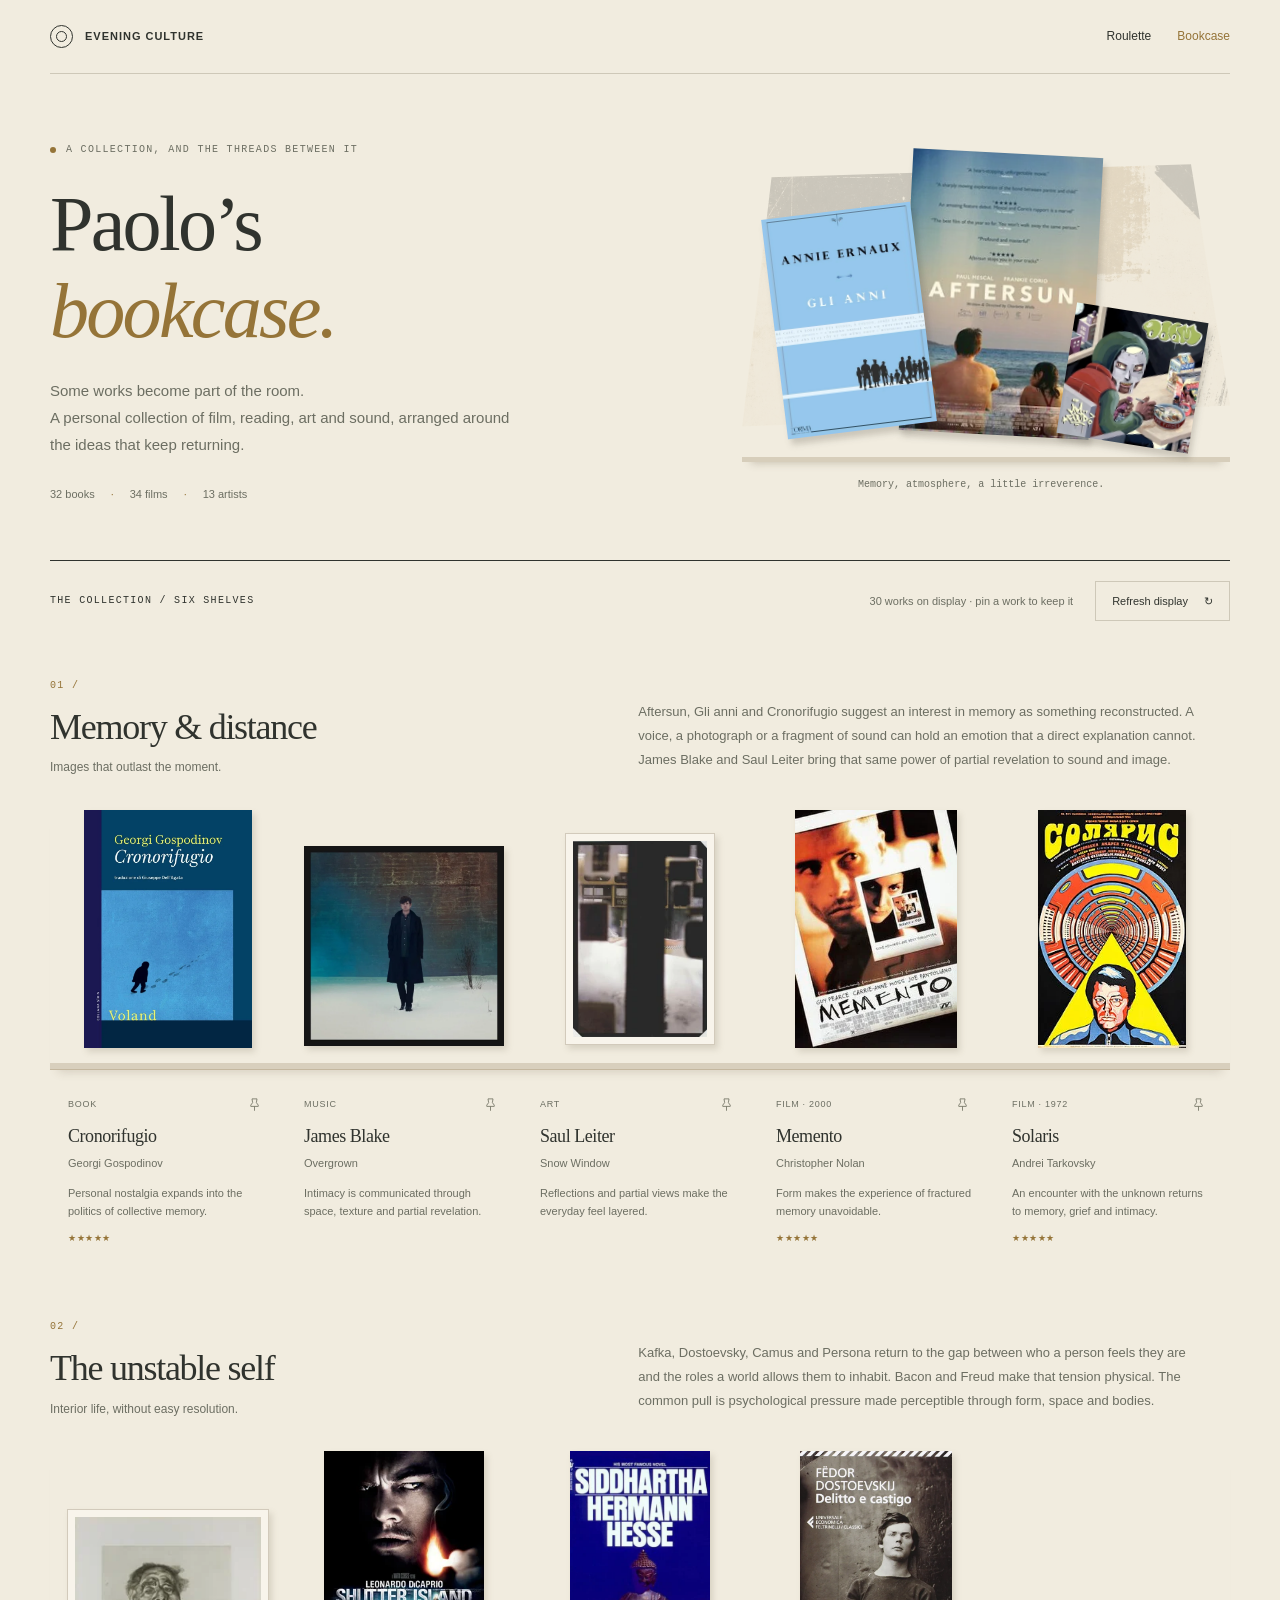
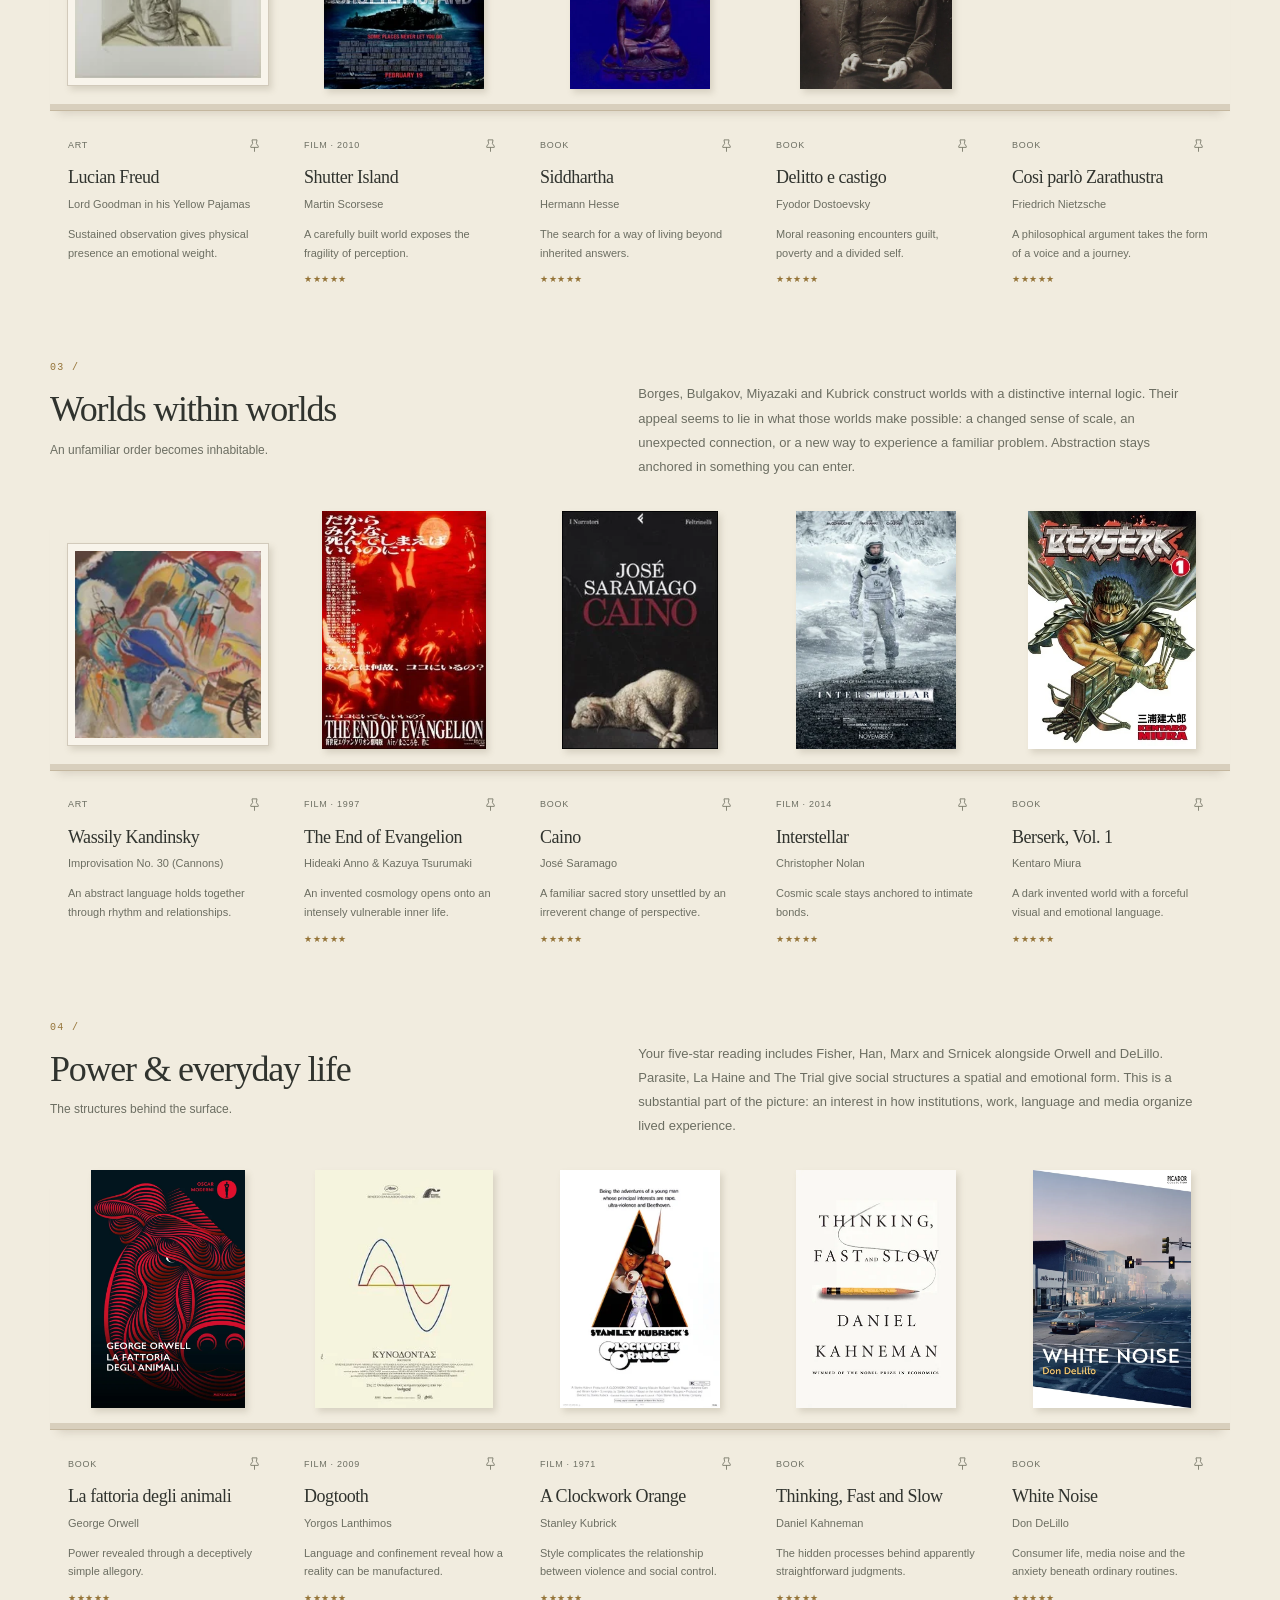
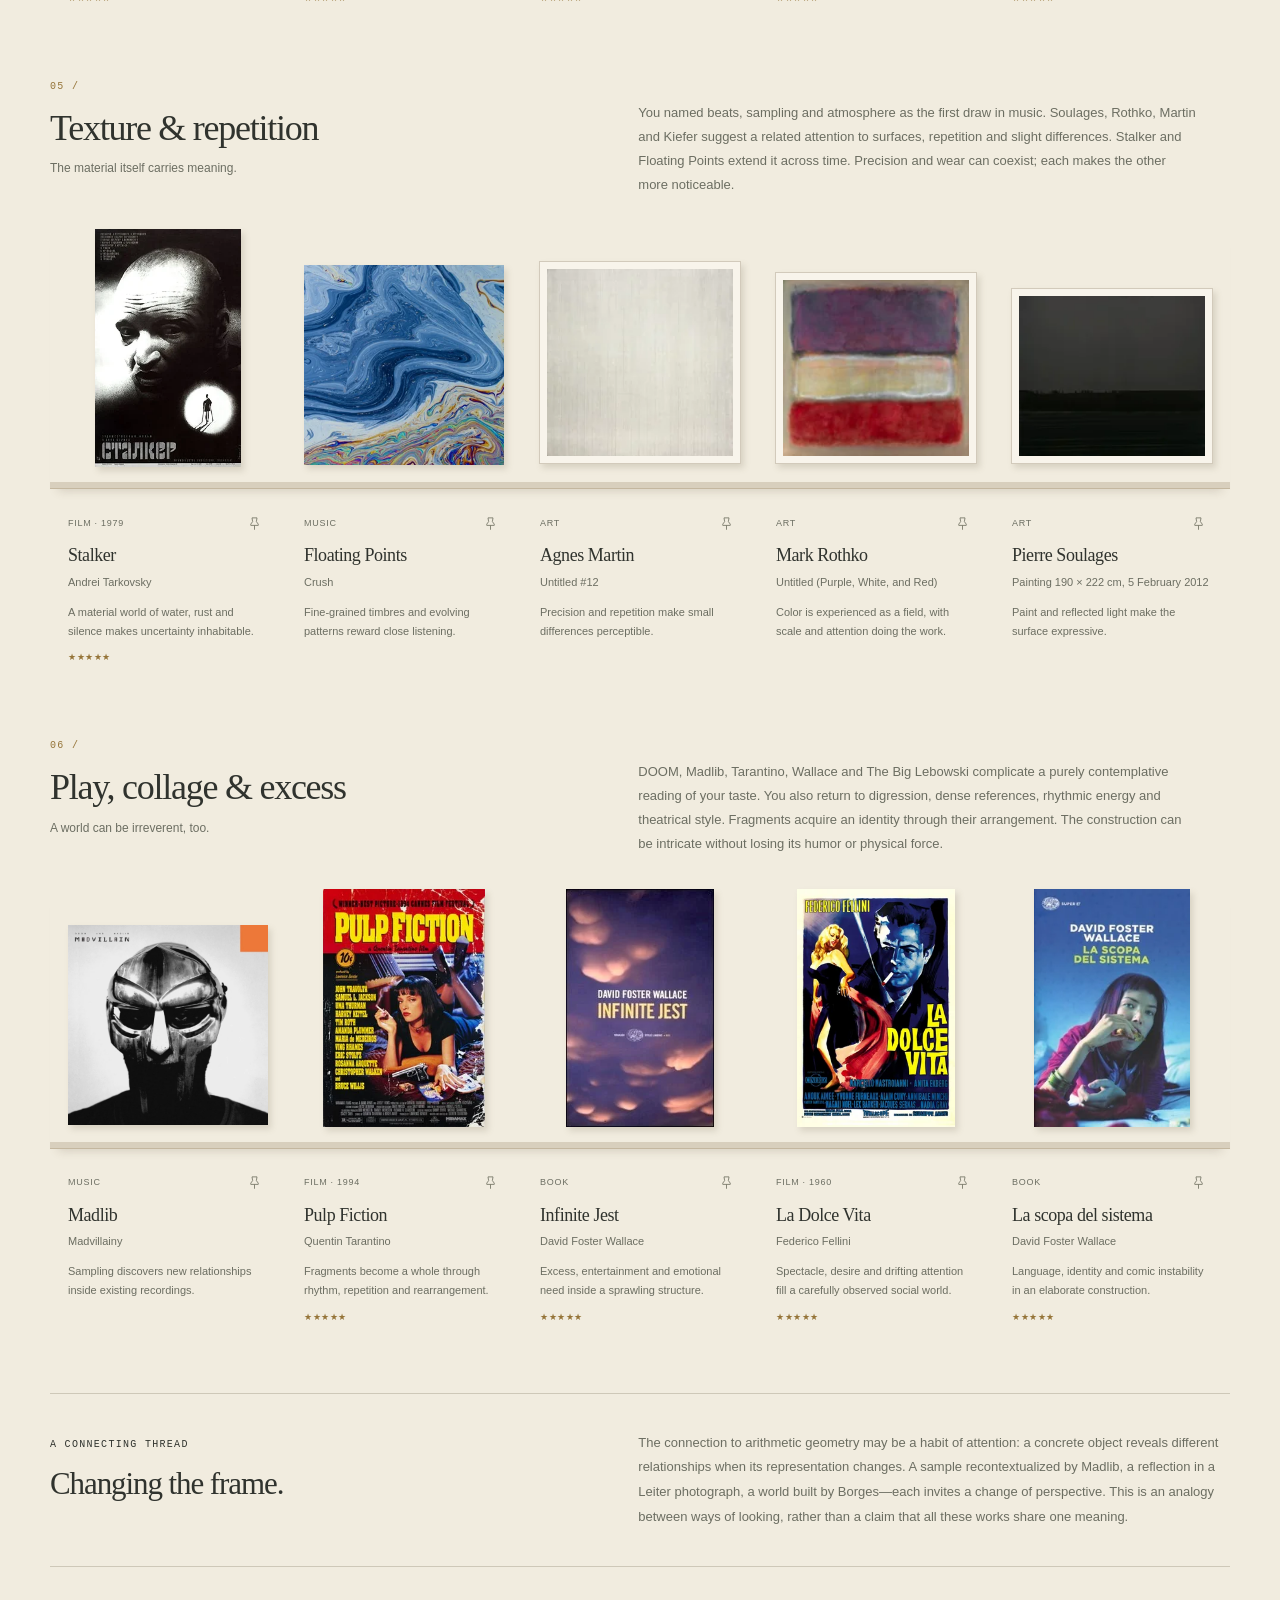
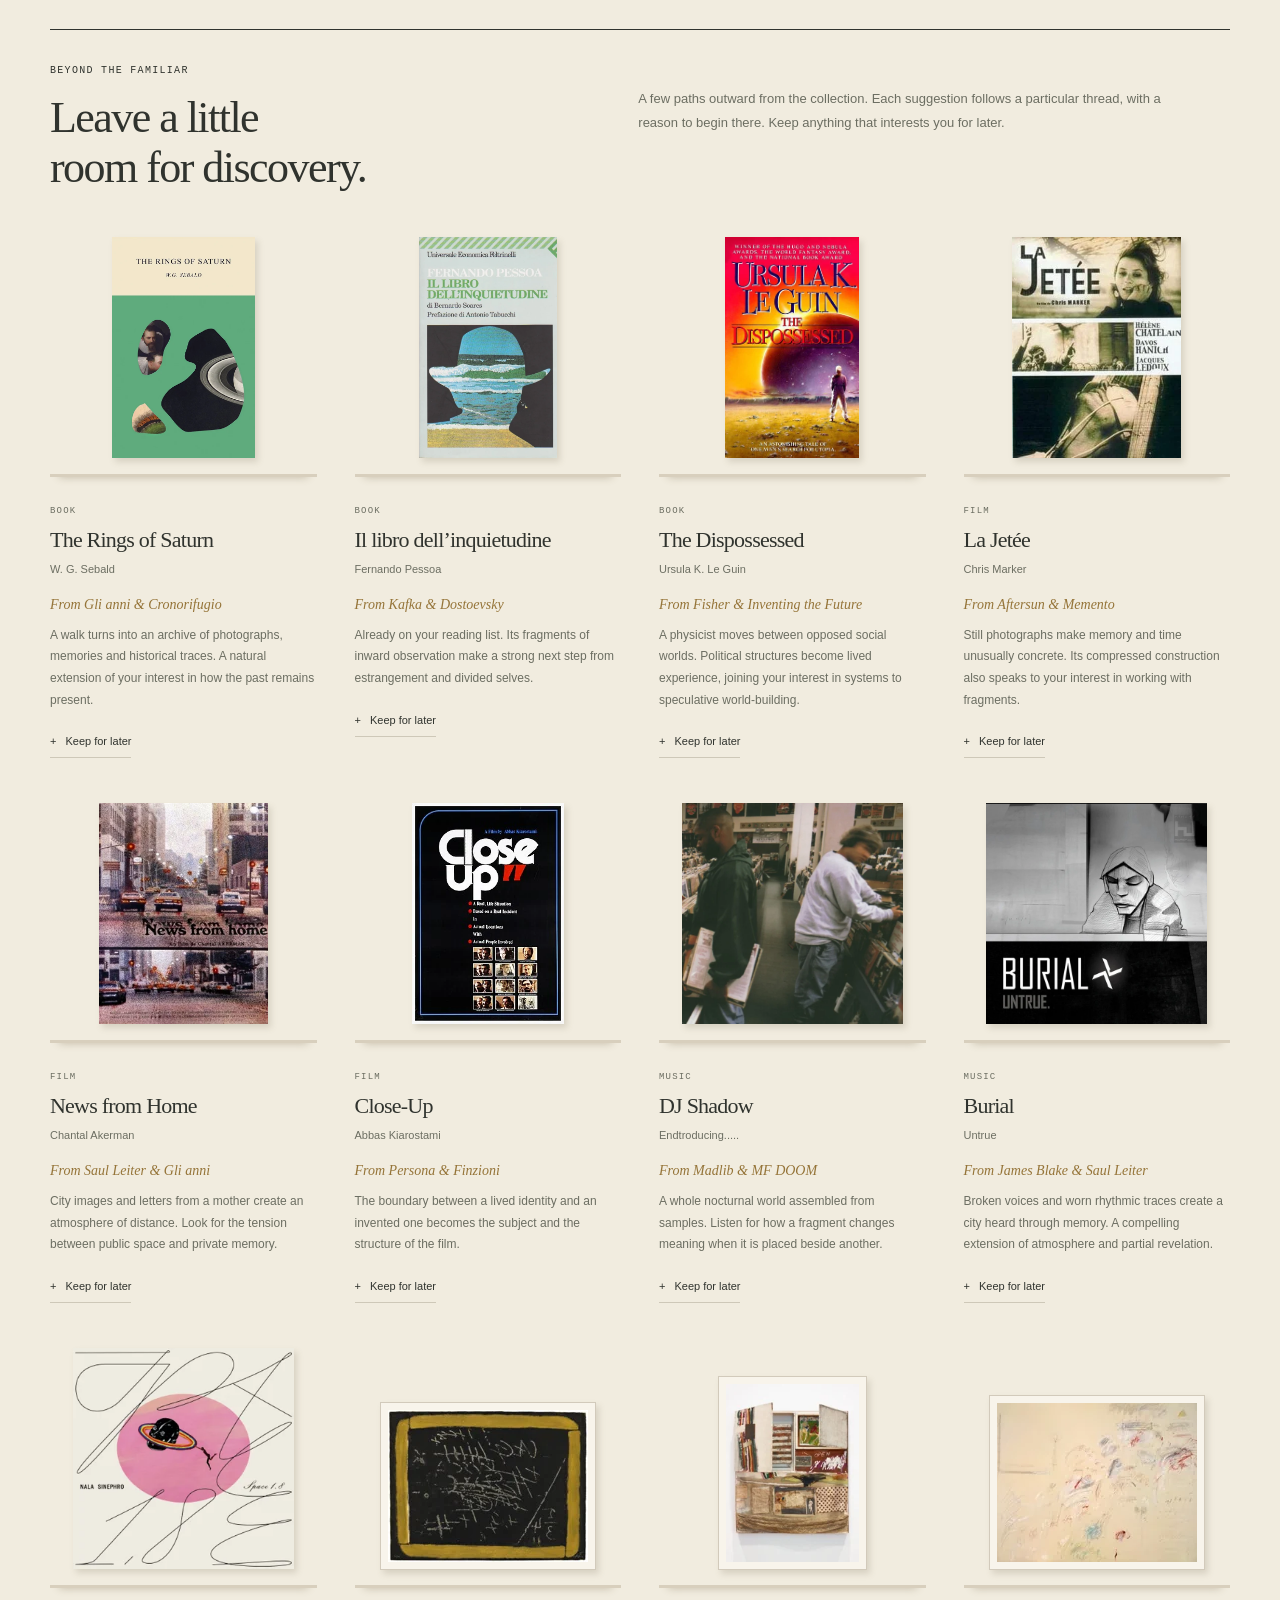
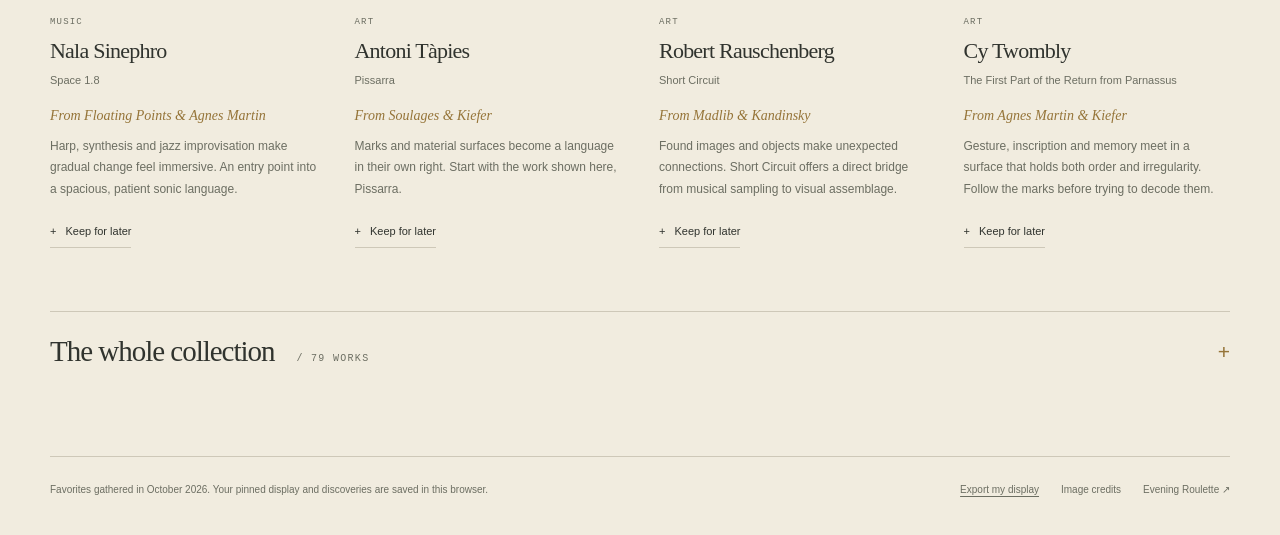
<file: evening-culture/bookcase/index.html>
<!doctype html>
<html lang="en">
<head><meta charset="utf-8"><meta name="viewport" content="width=device-width,initial-scale=1"><meta name="robots" content="noindex, nofollow"><meta name="description" content="Paolo’s personal bookcase: favorite films, reading, art and sound, arranged around the ideas that connect them."><meta name="theme-color" content="#f1ecdf"><title>Paolo’s Bookcase · Evening Culture</title><link rel="stylesheet" href="style.css"><link rel="icon" href="data:image/svg+xml,%3Csvg xmlns='http://www.w3.org/2000/svg' viewBox='0 0 32 32'%3E%3Ccircle cx='16' cy='16' r='13' fill='none' stroke='%23957438' stroke-width='2'/%3E%3Ccircle cx='16' cy='16' r='6' fill='none' stroke='%23957438'/%3E%3C/svg%3E"></head>
<body>
<div class="wrap">
 <div class="topbar"><a class="brand" href="../index.html"><span class="brand-mark" aria-hidden="true"></span>Evening Culture</a><nav aria-label="Main navigation"><a href="../index.html">Roulette</a><a href="index.html" aria-current="page">Bookcase</a></nav></div>
 <main>
  <header class="hero"><div><div class="eyebrow">A collection, and the threads between it</div><h1>Paolo’s<br><em>bookcase.</em></h1><p class="lead">Some works become part of the room.<br>A personal collection of film, reading, art and sound, arranged around the ideas that keep returning.</p><div class="inventory"><span>32 books</span><span>34 films</span><span>13 artists</span></div></div><div><figure class="hero-display" aria-label="A small arrangement from the collection"><img src="assets/book-25719582.webp" alt="Gli anni by Annie Ernaux" fetchpriority="high"><img src="assets/film-27.webp" alt="Aftersun film poster"><img src="assets/doom.webp" alt="MF DOOM’s MM..FOOD album cover"></figure><p class="display-note">Memory, atmosphere, a little irreverence.</p></div></header>
  <div class="collection-head"><span class="label">The collection / six shelves</span><div class="head-actions"><span class="hint" id="display-hint">30 works on display</span><button class="refresh" id="refresh" type="button">Refresh display <span aria-hidden="true">↻</span></button></div></div>
  <div id="shelves"></div>
  <noscript><p>Enable JavaScript to arrange the shelves. You can also browse the <a href="collection.json">complete collection</a>.</p></noscript>
  <aside class="connection" aria-labelledby="connection-heading"><div><span class="label">A connecting thread</span><h2 id="connection-heading">Changing the frame.</h2></div><p>The connection to arithmetic geometry may be a habit of attention: a concrete object reveals different relationships when its representation changes. A sample recontextualized by Madlib, a reflection in a Leiter photograph, a world built by Borges—each invites a change of perspective. This is an analogy between ways of looking, rather than a claim that all these works share one meaning.</p></aside>
  <section class="explore" aria-labelledby="explore-heading"><div class="explore-head"><div><span class="label">Beyond the familiar</span><h2 id="explore-heading">Leave a little<br>room for discovery.</h2></div><div><p>A few paths outward from the collection. Each suggestion follows a particular thread, with a reason to begin there. Keep anything that interests you for later.</p><p id="kept-count" class="status" aria-live="polite"></p></div></div><div class="recommendations" id="recommendations"></div></section>
  <details class="library" id="library"><summary><span><h2>The whole collection</h2><span class="label"> &nbsp; / 79 works</span></span><span class="summary-icon" aria-hidden="true">+</span></summary><div class="library-tools"><label class="sr-only" for="search">Find a title, artist or theme</label><input type="search" id="search" placeholder="Find a title, artist or theme…" autocomplete="off"><span id="library-count" aria-live="polite">79 works</span></div><div id="library-grid" class="library-grid"></div><p class="library-footnote">Books and films come from your five-star Goodreads and Letterboxd exports of October 2026. Duplicate editions are shown once. Artworks and albums represent artists you named as favorites; they are examples of their work. The shelves are a curatorial reading of your taste, and the suggestions remain separate from your favorites.</p></details>
  <p class="status" id="storage-status" role="status"></p>
 </main>
 <footer class="footer"><p>Favorites gathered in October 2026. Your pinned display and discoveries are saved in this browser.</p><div class="footer-links"><button class="text-button" id="export" type="button">Export my display</button><a href="credits.html">Image credits</a><a href="../index.html">Evening Roulette ↗</a></div></footer>
</div>
<div id="toast" class="toast" role="status" aria-live="polite"></div>
<script id="catalog" type="application/json">{"items":[{"id":"book-8761190","title":"Oblio","creator":"David Foster Wallace","kind":"Book","theme":"memory","image":"assets/book-8761190.webp","url":"https://www.goodreads.com/book/show/8761190","note":"Small fractures in attention, memory and ordinary experience.","rating":5,"origin":"Goodreads"},{"id":"book-247201012","title":"Materialismo gotico: Vivere e morire al tempo delle macchine","creator":"Mark Fisher","kind":"Book","theme":"systems","image":"assets/book-247201012.webp","url":"https://www.goodreads.com/book/show/247201012","note":"Machines, popular culture and the unease built into modern life.","rating":5,"origin":"Goodreads","displayTitle":"Materialismo gotico"},{"id":"book-58258558","title":"Cronorifugio","creator":"Georgi Gospodinov","kind":"Book","theme":"memory","image":"assets/book-58258558.webp","url":"https://www.goodreads.com/book/show/58258558","note":"Personal nostalgia expands into the politics of collective memory.","rating":5,"origin":"Goodreads"},{"id":"book-15688","title":"L'Étranger","creator":"Albert Camus","kind":"Book","theme":"selves","image":"assets/book-15688.webp","url":"https://www.goodreads.com/book/show/15688","note":"Estrangement, moral judgment and an uncooperative inner life.","rating":5,"origin":"Goodreads"},{"id":"book-6763725","title":"Capitalist Realism: Is There No Alternative?","creator":"Mark Fisher","kind":"Book","theme":"systems","image":"assets/book-6763725.webp","url":"https://www.goodreads.com/book/show/6763725","note":"The feeling that an economic system has occupied the imagination.","rating":5,"origin":"Goodreads","displayTitle":"Capitalist Realism"},{"id":"book-89143900","title":"La ricreazione è finita","creator":"Dario Ferrari","kind":"Book","theme":"systems","image":"assets/book-89143900.webp","url":"https://www.goodreads.com/book/show/89143900","note":"Academic life, ambition and the comedy of institutions.","rating":5,"origin":"Goodreads"},{"id":"book-25684046","title":"Le notti bianche / La cronaca di Pietroburgo","creator":"Fyodor Dostoevsky","kind":"Book","theme":"selves","image":"assets/book-25684046.webp","url":"https://www.goodreads.com/book/show/25684046","note":"Solitude and the imagined possibilities of an encounter.","rating":5,"origin":"Goodreads"},{"id":"book-25084462","title":"Finzioni","creator":"Jorge Luis Borges","kind":"Book","theme":"worlds","image":"assets/book-25084462.webp","url":"https://www.goodreads.com/book/show/25084462","note":"Labyrinths that make ideas tangible through invented worlds.","rating":5,"origin":"Goodreads"},{"id":"book-24249320","title":"Il Maestro e Margherita","creator":"Mikhail Bulgakov","kind":"Book","theme":"worlds","image":"assets/book-24249320.webp","url":"https://www.goodreads.com/book/show/24249320","note":"Satire, theology and fantasy share a single unruly stage.","rating":5,"origin":"Goodreads"},{"id":"book-51650768","title":"The Disappearance of Rituals: A Topology of the Present","creator":"Byung-Chul Han","kind":"Book","theme":"systems","image":"assets/book-51650768.webp","url":"https://www.goodreads.com/book/show/51650768","note":"What disappears when shared rhythms give way to constant production.","rating":5,"origin":"Goodreads","displayTitle":"The Disappearance of Rituals"},{"id":"book-25719582","title":"Gli anni","creator":"Annie Ernaux","kind":"Book","theme":"memory","image":"assets/book-25719582.webp","url":"https://www.goodreads.com/book/show/25719582","note":"A life remembered through the images and language of an era.","rating":5,"origin":"Goodreads"},{"id":"book-35893032","title":"Martin Eden","creator":"Jack London","kind":"Book","theme":"systems","image":"assets/book-35893032.webp","url":"https://www.goodreads.com/book/show/35893032","note":"Artistic ambition caught between class, recognition and disillusionment.","rating":5,"origin":"Goodreads"},{"id":"book-60659995","title":"Infocracy: Digitization and the Crisis of Democracy","creator":"Byung-Chul Han","kind":"Book","theme":"systems","image":"assets/book-60659995.webp","url":"https://www.goodreads.com/book/show/60659995","note":"Information becomes an environment that changes political life.","rating":5,"origin":"Goodreads","displayTitle":"Infocracy"},{"id":"book-9553327","title":"Infinite Jest","creator":"David Foster Wallace","kind":"Book","theme":"collage","image":"assets/book-9553327.webp","url":"https://www.goodreads.com/book/show/9553327","note":"Excess, entertainment and emotional need inside a sprawling structure.","rating":5,"origin":"Goodreads"},{"id":"book-36763033","title":"Così parlò Zarathustra","creator":"Friedrich Nietzsche","kind":"Book","theme":"selves","image":"assets/book-36763033.webp","url":"https://www.goodreads.com/book/show/36763033","note":"A philosophical argument takes the form of a voice and a journey.","rating":5,"origin":"Goodreads"},{"id":"book-28503981","title":"Inventing the Future (revised and updated edition): Postcapitalism and a World Without Work","creator":"Nick Srnicek & Alex Williams","kind":"Book","theme":"systems","image":"assets/book-28503981.webp","url":"https://www.goodreads.com/book/show/28503981","note":"A challenge to the limits placed on political imagination.","rating":5,"origin":"Goodreads","displayTitle":"Inventing the Future"},{"id":"book-18591881","title":"Delitto e castigo","creator":"Fyodor Dostoevsky","kind":"Book","theme":"selves","image":"assets/book-18591881.webp","url":"https://www.goodreads.com/book/show/18591881","note":"Moral reasoning encounters guilt, poverty and a divided self.","rating":5,"origin":"Goodreads"},{"id":"book-15719256","title":"Lo Hobbit","creator":"J.R.R. Tolkien","kind":"Book","theme":"worlds","image":"assets/book-15719256.webp","url":"https://www.goodreads.com/book/show/15719256","note":"An invented world made persuasive through small, concrete details.","rating":5,"origin":"Goodreads"},{"id":"book-30812759","title":"La fattoria degli animali","creator":"George Orwell","kind":"Book","theme":"systems","image":"assets/book-30812759.webp","url":"https://www.goodreads.com/book/show/30812759","note":"Power revealed through a deceptively simple allegory.","rating":5,"origin":"Goodreads"},{"id":"book-3407971","title":"1984","creator":"George Orwell","kind":"Book","theme":"systems","image":"assets/book-3407971.webp","url":"https://www.goodreads.com/book/show/3407971","note":"Language, surveillance and the manufacture of reality.","rating":5,"origin":"Goodreads"},{"id":"book-8722180","title":"Caino","creator":"José Saramago","kind":"Book","theme":"worlds","image":"assets/book-8722180.webp","url":"https://www.goodreads.com/book/show/8722180","note":"A familiar sacred story unsettled by an irreverent change of perspective.","rating":5,"origin":"Goodreads"},{"id":"book-61144440","title":"White Noise","creator":"Don DeLillo","kind":"Book","theme":"systems","image":"assets/book-61144440.webp","url":"https://www.goodreads.com/book/show/61144440","note":"Consumer life, media noise and the anxiety beneath ordinary routines.","rating":5,"origin":"Goodreads"},{"id":"book-25233980","title":"Memorie del sottosuolo","creator":"Fyodor Dostoevsky","kind":"Book","theme":"selves","image":"assets/book-25233980.webp","url":"https://www.goodreads.com/book/show/25233980","note":"Self-consciousness becomes both an instrument and a trap.","rating":5,"origin":"Goodreads"},{"id":"book-35968348","title":"La scopa del sistema","creator":"David Foster Wallace","kind":"Book","theme":"collage","image":"assets/book-35968348.webp","url":"https://www.goodreads.com/book/show/35968348","note":"Language, identity and comic instability in an elaborate construction.","rating":5,"origin":"Goodreads"},{"id":"book-12505","title":"The Idiot","creator":"Fyodor Dostoevsky","kind":"Book","theme":"selves","image":"assets/book-12505.webp","url":"https://www.goodreads.com/book/show/12505","note":"Innocence placed under the pressure of social conventions.","rating":5,"origin":"Goodreads"},{"id":"book-28588271","title":"Il Castello","creator":"Franz Kafka","kind":"Book","theme":"selves","image":"assets/book-28588271.webp","url":"https://www.goodreads.com/book/show/28588271","note":"An opaque institution turns uncertainty into a whole world.","rating":5,"origin":"Goodreads"},{"id":"book-30474","title":"The Communist Manifesto","creator":"Karl Marx","kind":"Book","theme":"systems","image":"assets/book-30474.webp","url":"https://www.goodreads.com/book/show/30474","note":"A structural account of class and historical conflict.","rating":5,"origin":"Goodreads"},{"id":"book-52036","title":"Siddhartha","creator":"Hermann Hesse","kind":"Book","theme":"selves","image":"assets/book-52036.webp","url":"https://www.goodreads.com/book/show/52036","note":"The search for a way of living beyond inherited answers.","rating":5,"origin":"Goodreads"},{"id":"book-248871","title":"Berserk, Vol. 1 (Berserk, #1)","creator":"Kentaro Miura","kind":"Book","theme":"worlds","image":"assets/book-248871.webp","url":"https://www.goodreads.com/book/show/248871","note":"A dark invented world with a forceful visual and emotional language.","rating":5,"origin":"Goodreads","displayTitle":"Berserk, Vol. 1"},{"id":"book-11468377","title":"Thinking, Fast and Slow","creator":"Daniel Kahneman","kind":"Book","theme":"systems","image":"assets/book-11468377.webp","url":"https://www.goodreads.com/book/show/11468377","note":"The hidden processes behind apparently straightforward judgments.","rating":5,"origin":"Goodreads"},{"id":"book-485894","title":"The Metamorphosis","creator":"Franz Kafka","kind":"Book","theme":"selves","image":"assets/book-485894.webp","url":"https://www.goodreads.com/book/show/485894","note":"A physical transformation makes estrangement suddenly visible.","rating":5,"origin":"Goodreads"},{"id":"book-13079982","title":"Fahrenheit 451","creator":"Ray Bradbury","kind":"Book","theme":"systems","image":"assets/book-13079982.webp","url":"https://www.goodreads.com/book/show/13079982","note":"Attention, dissent and the fragility of cultural memory.","rating":5,"origin":"Goodreads"},{"id":"film-0","title":"Parasite","creator":"Bong Joon Ho","kind":"Film","year":"2019","theme":"systems","image":"assets/film-0.webp","url":"https://boxd.it/hTha","note":"Space and architecture make class relations visible.","rating":5,"origin":"Letterboxd"},{"id":"film-1","title":"Fight Club","creator":"David Fincher","kind":"Film","year":"1999","theme":"collage","image":"assets/film-1.webp","url":"https://boxd.it/2a9q","note":"Identity, consumer culture and formal aggression collide.","rating":5,"origin":"Letterboxd"},{"id":"film-2","title":"Pulp Fiction","creator":"Quentin Tarantino","kind":"Film","year":"1994","theme":"collage","image":"assets/film-2.webp","url":"https://boxd.it/29Pq","note":"Fragments become a whole through rhythm, repetition and rearrangement.","rating":5,"origin":"Letterboxd"},{"id":"film-3","title":"Interstellar","creator":"Christopher Nolan","kind":"Film","year":"2014","theme":"worlds","image":"assets/film-3.webp","url":"https://boxd.it/4VZ8","note":"Cosmic scale stays anchored to intimate bonds.","rating":5,"origin":"Letterboxd"},{"id":"film-4","title":"Spirited Away","creator":"Hayao Miyazaki","kind":"Film","year":"2001","theme":"worlds","image":"assets/film-4.webp","url":"https://boxd.it/2b4m","note":"An unfamiliar world makes everyday obligations strange again.","rating":5,"origin":"Letterboxd"},{"id":"film-5","title":"Eternal Sunshine of the Spotless Mind","creator":"Michel Gondry","kind":"Film","year":"2004","theme":"memory","image":"assets/film-5.webp","url":"https://boxd.it/6YK","note":"Memory is a place to move through, rather than a reliable record.","rating":5,"origin":"Letterboxd"},{"id":"film-6","title":"Kill Bill: Vol. 1","creator":"Quentin Tarantino","kind":"Film","year":"2003","theme":"collage","image":"assets/film-6.webp","url":"https://boxd.it/70w","note":"Inherited film languages are sampled into a vivid new composition.","rating":5,"origin":"Letterboxd"},{"id":"film-7","title":"Taxi Driver","creator":"Martin Scorsese","kind":"Film","year":"1976","theme":"selves","image":"assets/film-7.webp","url":"https://boxd.it/2b8y","note":"A city becomes the texture of an unstable inner life.","rating":5,"origin":"Letterboxd"},{"id":"film-8","title":"Arrival","creator":"Denis Villeneuve","kind":"Film","year":"2016","theme":"memory","image":"assets/film-8.webp","url":"https://boxd.it/aNGk","note":"A change in language becomes a change in the experience of time.","rating":5,"origin":"Letterboxd"},{"id":"film-9","title":"Shutter Island","creator":"Martin Scorsese","kind":"Film","year":"2010","theme":"selves","image":"assets/film-9.webp","url":"https://boxd.it/1U82","note":"A carefully built world exposes the fragility of perception.","rating":5,"origin":"Letterboxd"},{"id":"film-10","title":"The Lighthouse","creator":"Robert Eggers","kind":"Film","year":"2019","theme":"selves","image":"assets/film-10.webp","url":"https://boxd.it/icFU","note":"Grain, sound and isolation turn atmosphere into pressure.","rating":5,"origin":"Letterboxd"},{"id":"film-11","title":"2001: A Space Odyssey","creator":"Stanley Kubrick","kind":"Film","year":"1968","theme":"worlds","image":"assets/film-11.webp","url":"https://boxd.it/2bf0","note":"Scale, silence and visual order carry meaning beyond dialogue.","rating":5,"origin":"Letterboxd"},{"id":"film-12","title":"A Clockwork Orange","creator":"Stanley Kubrick","kind":"Film","year":"1971","theme":"systems","image":"assets/film-12.webp","url":"https://boxd.it/2aVE","note":"Style complicates the relationship between violence and social control.","rating":5,"origin":"Letterboxd"},{"id":"film-13","title":"Memento","creator":"Christopher Nolan","kind":"Film","year":"2000","theme":"memory","image":"assets/film-13.webp","url":"https://boxd.it/2bcK","note":"Form makes the experience of fractured memory unavoidable.","rating":5,"origin":"Letterboxd"},{"id":"film-14","title":"Howl's Moving Castle","creator":"Hayao Miyazaki","kind":"Film","year":"2004","theme":"worlds","image":"assets/film-14.webp","url":"https://boxd.it/23De","note":"Transformation joins fantasy to vulnerability and ordinary care.","rating":5,"origin":"Letterboxd"},{"id":"film-15","title":"The Big Lebowski","creator":"Joel & Ethan Coen","kind":"Film","year":"1998","theme":"collage","image":"assets/film-15.webp","url":"https://boxd.it/2b6C","note":"A distinctive world holds together through digressions and comic rhythm.","rating":5,"origin":"Letterboxd"},{"id":"film-16","title":"Trainspotting","creator":"Danny Boyle","kind":"Film","year":"1996","theme":"systems","image":"assets/film-16.webp","url":"https://boxd.it/29XY","note":"Energy and bravura form coexist with social confinement.","rating":5,"origin":"Letterboxd"},{"id":"film-17","title":"Eyes Wide Shut","creator":"Stanley Kubrick","kind":"Film","year":"1999","theme":"selves","image":"assets/film-17.webp","url":"https://boxd.it/2axs","note":"Desire, ritual and uncertainty reorganize familiar spaces.","rating":5,"origin":"Letterboxd"},{"id":"film-18","title":"La Haine","creator":"Mathieu Kassovitz","kind":"Film","year":"1995","theme":"systems","image":"assets/film-18.webp","url":"https://boxd.it/2as8","note":"A social order is felt through bodies, movement and the city.","rating":5,"origin":"Letterboxd"},{"id":"film-19","title":"Persona","creator":"Ingmar Bergman","kind":"Film","year":"1966","theme":"selves","image":"assets/film-19.webp","url":"https://boxd.it/29B4","note":"The boundaries of identity become a problem of image and voice.","rating":5,"origin":"Letterboxd"},{"id":"film-20","title":"Solaris","creator":"Andrei Tarkovsky","kind":"Film","year":"1972","theme":"memory","image":"assets/film-20.webp","url":"https://boxd.it/2a2Y","note":"An encounter with the unknown returns to memory, grief and intimacy.","rating":5,"origin":"Letterboxd"},{"id":"film-21","title":"The Celebration","creator":"Thomas Vinterberg","kind":"Film","year":"1998","theme":"selves","image":"assets/film-21.webp","url":"https://boxd.it/2aCM","note":"A social ritual becomes the setting for a devastating rupture.","rating":5,"origin":"Letterboxd"},{"id":"film-22","title":"Neon Genesis Evangelion: The End of Evangelion","creator":"Hideaki Anno & Kazuya Tsurumaki","kind":"Film","year":"1997","theme":"worlds","image":"assets/film-22.webp","url":"https://boxd.it/1GRM","note":"An invented cosmology opens onto an intensely vulnerable inner life.","rating":5,"origin":"Letterboxd","displayTitle":"The End of Evangelion"},{"id":"film-23","title":"Stalker","creator":"Andrei Tarkovsky","kind":"Film","year":"1979","theme":"atmosphere","image":"assets/film-23.webp","url":"https://boxd.it/28PO","note":"A material world of water, rust and silence makes uncertainty inhabitable.","rating":5,"origin":"Letterboxd"},{"id":"film-24","title":"The Lobster","creator":"Yorgos Lanthimos","kind":"Film","year":"2015","theme":"systems","image":"assets/film-24.webp","url":"https://boxd.it/7tnw","note":"A social rule becomes an entire absurd and unsettling world.","rating":5,"origin":"Letterboxd"},{"id":"film-25","title":"Dogtooth","creator":"Yorgos Lanthimos","kind":"Film","year":"2009","theme":"systems","image":"assets/film-25.webp","url":"https://boxd.it/158K","note":"Language and confinement reveal how a reality can be manufactured.","rating":5,"origin":"Letterboxd"},{"id":"film-26","title":"The Trial","creator":"Orson Welles","kind":"Film","year":"1962","theme":"systems","image":"assets/film-26.webp","url":"https://boxd.it/25Xg","note":"Institutional power takes the form of an impossible architecture.","rating":5,"origin":"Letterboxd"},{"id":"film-27","title":"Aftersun","creator":"Charlotte Wells","kind":"Film","year":"2022","theme":"memory","image":"assets/film-27.webp","url":"https://boxd.it/Arw0","note":"A remembered image contains more than it can explain.","rating":5,"origin":"Letterboxd"},{"id":"film-28","title":"Princess Mononoke","creator":"Hayao Miyazaki","kind":"Film","year":"1997","theme":"worlds","image":"assets/film-28.webp","url":"https://boxd.it/2b4w","note":"An imagined world refuses easy divisions between nature and society.","rating":5,"origin":"Letterboxd"},{"id":"film-29","title":"Nothing Left to Do But Cry","creator":"Roberto Benigni & Massimo Troisi","kind":"Film","year":"1984","theme":"collage","image":"assets/film-29.webp","url":"https://boxd.it/1rfI","note":"Time travel becomes a setting for irreverence and comic companionship.","rating":5,"origin":"Letterboxd"},{"id":"film-30","title":"Amélie","creator":"Jean-Pierre Jeunet","kind":"Film","year":"2001","theme":"collage","image":"assets/film-30.webp","url":"https://boxd.it/2aUc","note":"A private imaginative language transforms ordinary city life.","rating":5,"origin":"Letterboxd"},{"id":"film-31","title":"The Godfather","creator":"Francis Ford Coppola","kind":"Film","year":"1972","theme":"systems","image":"assets/film-31.webp","url":"https://boxd.it/2aNK","note":"Intimacy and ritual are inseparable from structures of power.","rating":5,"origin":"Letterboxd"},{"id":"film-32","title":"The Man Who Sleeps","creator":"Georges Perec & Bernard Queysanne","kind":"Film","year":"1974","theme":"selves","image":"assets/film-32.webp","url":"https://boxd.it/3xwE","note":"Withdrawal turns the everyday into a landscape of estrangement.","rating":5,"origin":"Letterboxd"},{"id":"film-33","title":"La Dolce Vita","creator":"Federico Fellini","kind":"Film","year":"1960","theme":"collage","image":"assets/film-33.webp","url":"https://boxd.it/2anC","note":"Spectacle, desire and drifting attention fill a carefully observed social world.","rating":5,"origin":"Letterboxd"},{"id":"art-100472","title":"Mark Rothko","creator":"Untitled (Purple, White, and Red)","kind":"Art","year":"1953","theme":"atmosphere","image":"assets/art-100472.webp","url":"https://www.artic.edu/artworks/100472","note":"Color is experienced as a field, with scale and attention doing the work.","origin":"Named favorite artist"},{"id":"art-89403","title":"Agnes Martin","creator":"Untitled #12","kind":"Art","year":"1977","theme":"atmosphere","image":"assets/art-89403.webp","url":"https://www.artic.edu/artworks/89403","note":"Precision and repetition make small differences perceptible.","origin":"Named favorite artist"},{"id":"art-241158","title":"Pierre Soulages","creator":"Painting 190 x 222 cm, 5 February, 2012 (Peinture 190 x 222 cm, 5 février 2012)","kind":"Art","year":"2012","theme":"atmosphere","image":"assets/art-241158.webp","url":"https://www.artic.edu/artworks/241158","note":"Paint and reflected light make the surface expressive.","origin":"Named favorite artist","displayCreator":"Painting 190 × 222 cm, 5 February 2012"},{"id":"art-189723","title":"Saul Leiter","creator":"Snow Window","kind":"Art","year":"1959, printed c. 1995","theme":"memory","image":"assets/art-189723.webp","url":"https://www.artic.edu/artworks/189723","note":"Reflections and partial views make the everyday feel layered.","origin":"Named favorite artist"},{"id":"art-104086","title":"Anselm Kiefer","creator":"The Order of the Angels (Die Ordnung der Engel)","kind":"Art","year":"1983/84","theme":"atmosphere","image":"assets/art-104086.webp","url":"https://www.artic.edu/artworks/104086","note":"A damaged, layered surface holds traces of history.","origin":"Named favorite artist","displayCreator":"The Order of the Angels"},{"id":"art-4884","title":"Francis Bacon","creator":"Figure with Meat","kind":"Art","year":"1954","theme":"selves","image":"assets/art-4884.webp","url":"https://www.artic.edu/artworks/4884","note":"Bodily distortion makes psychological pressure palpable.","origin":"Named favorite artist"},{"id":"art-72317","title":"Lucian Freud","creator":"Lord Goodman in his Yellow Pajamas","kind":"Art","year":"1987","theme":"selves","image":"assets/art-72317.webp","url":"https://www.artic.edu/artworks/72317","note":"Sustained observation gives physical presence an emotional weight.","origin":"Named favorite artist"},{"id":"art-8991","title":"Wassily Kandinsky","creator":"Improvisation No. 30 (Cannons)","kind":"Art","year":"1913","theme":"worlds","image":"assets/art-8991.webp","url":"https://www.artic.edu/artworks/8991","note":"An abstract language holds together through rhythm and relationships.","origin":"Named favorite artist"},{"id":"music-doom","title":"MF DOOM","creator":"MM..FOOD","kind":"Music","theme":"collage","image":"assets/doom.webp","url":"https://en.wikipedia.org/wiki/Mm..Food","note":"Dusty loops and comic fragments build a singular sonic world.","origin":"Named favorite artist"},{"id":"music-madlib","title":"Madlib","creator":"Madvillainy","kind":"Music","theme":"collage","image":"assets/madlib.webp","url":"https://music.apple.com/us/album/madvillainy/887699504?uo=4","note":"Sampling discovers new relationships inside existing recordings.","origin":"Named favorite artist"},{"id":"music-gunn","title":"Griselda · Westside Gunn","creator":"Pray for Paris","kind":"Music","theme":"collage","image":"assets/gunn.webp","url":"https://music.apple.com/us/album/pray-for-paris/1506521703?uo=4","note":"Rough loops, theatrical style and compressed atmosphere.","origin":"Named favorite artist"},{"id":"music-floating-points","title":"Floating Points","creator":"Crush","kind":"Music","theme":"atmosphere","image":"assets/floating-points.webp","url":"https://en.wikipedia.org/wiki/Crush_(Floating_Points_album)","note":"Fine-grained timbres and evolving patterns reward close listening.","origin":"Named favorite artist"},{"id":"music-james-blake","title":"James Blake","creator":"Overgrown","kind":"Music","theme":"memory","image":"assets/james-blake.webp","url":"https://music.apple.com/it/album/overgrown/1440855522?uo=4","note":"Intimacy is communicated through space, texture and partial revelation.","origin":"Named favorite artist"}],"recommendations":[{"id":"next-rec-sebald","title":"The Rings of Saturn","creator":"W. G. Sebald","kind":"Book","theme":"explore","image":"assets/rec-sebald.webp","url":"https://www.ndbooks.com/book/the-rings-of-saturn/","bridge":"From Gli anni & Cronorifugio","note":"A walk turns into an archive of photographs, memories and historical traces. A natural extension of your interest in how the past remains present.","recommendation":true},{"id":"next-rec-pessoa","title":"Il libro dell’inquietudine","creator":"Fernando Pessoa","kind":"Book","theme":"explore","image":"assets/rec-pessoa.webp","url":"https://www.ndbooks.com/book/the-book-of-disquiet-the-complete-edition/","bridge":"From Kafka & Dostoevsky","note":"Already on your reading list. Its fragments of inward observation make a strong next step from estrangement and divided selves.","recommendation":true},{"id":"next-rec-leguin","title":"The Dispossessed","creator":"Ursula K. Le Guin","kind":"Book","theme":"explore","image":"assets/rec-leguin.webp","url":"https://www.ursulakleguin.com/dispossessed","bridge":"From Fisher & Inventing the Future","note":"A physicist moves between opposed social worlds. Political structures become lived experience, joining your interest in systems to speculative world-building.","recommendation":true},{"id":"next-film-34","title":"La Jetée","creator":"Chris Marker","kind":"Film","theme":"explore","image":"assets/film-34.webp","url":"https://www.criterion.com/boxsets/77-la-jetee-sans-soleil","bridge":"From Aftersun & Memento","note":"Still photographs make memory and time unusually concrete. Its compressed construction also speaks to your interest in working with fragments.","recommendation":true},{"id":"next-film-35","title":"News from Home","creator":"Chantal Akerman","kind":"Film","theme":"explore","image":"assets/film-35.webp","url":"https://www.criterionchannel.com/news-from-home","bridge":"From Saul Leiter & Gli anni","note":"City images and letters from a mother create an atmosphere of distance. Look for the tension between public space and private memory.","recommendation":true},{"id":"next-film-36","title":"Close-Up","creator":"Abbas Kiarostami","kind":"Film","theme":"explore","image":"assets/film-36.webp","url":"https://www.criterion.com/films/1098-close-up","bridge":"From Persona & Finzioni","note":"The boundary between a lived identity and an invented one becomes the subject and the structure of the film.","recommendation":true},{"id":"next-shadow","title":"DJ Shadow","creator":"Endtroducing.....","kind":"Music","theme":"explore","image":"assets/shadow.webp","url":"https://music.apple.com/us/album/endtroducing/1660485817?uo=4","bridge":"From Madlib & MF DOOM","note":"A whole nocturnal world assembled from samples. Listen for how a fragment changes meaning when it is placed beside another.","recommendation":true},{"id":"next-burial","title":"Burial","creator":"Untrue","kind":"Music","theme":"explore","image":"assets/burial.webp","url":"https://music.apple.com/it/album/untrue/1056902908?uo=4","bridge":"From James Blake & Saul Leiter","note":"Broken voices and worn rhythmic traces create a city heard through memory. A compelling extension of atmosphere and partial revelation.","recommendation":true},{"id":"next-nala","title":"Nala Sinephro","creator":"Space 1.8","kind":"Music","theme":"explore","image":"assets/nala.webp","url":"https://nalasinephro.com/release/240141-nala-sinephro-space-18?lang=en_GB","bridge":"From Floating Points & Agnes Martin","note":"Harp, synthesis and jazz improvisation make gradual change feel immersive. An entry point into a spacious, patient sonic language.","recommendation":true},{"id":"next-art-46549","title":"Antoni Tàpies","creator":"Pissarra","kind":"Art","theme":"explore","image":"assets/art-46549.webp","url":"https://www.artic.edu/artworks/46549","bridge":"From Soulages & Kiefer","note":"Marks and material surfaces become a language in their own right. Start with the work shown here, Pissarra.","recommendation":true},{"id":"next-art-209926","title":"Robert Rauschenberg","creator":"Short Circuit","kind":"Art","theme":"explore","image":"assets/art-209926.webp","url":"https://www.artic.edu/artworks/209926","bridge":"From Madlib & Kandinsky","note":"Found images and objects make unexpected connections. Short Circuit offers a direct bridge from musical sampling to visual assemblage.","recommendation":true},{"id":"next-art-186049","title":"Cy Twombly","creator":"The First Part of the Return from Parnassus","kind":"Art","theme":"explore","image":"assets/art-186049.webp","url":"https://www.artic.edu/artworks/186049","bridge":"From Agnes Martin & Kiefer","note":"Gesture, inscription and memory meet in a surface that holds both order and irregularity. Follow the marks before trying to decode them.","recommendation":true}],"themes":[{"id":"memory","number":"01","title":"Memory & distance","subtitle":"Images that outlast the moment.","text":"Aftersun, Gli anni and Cronorifugio suggest an interest in memory as something reconstructed. A voice, a photograph or a fragment of sound can hold an emotion that a direct explanation cannot. James Blake and Saul Leiter bring that same power of partial revelation to sound and image."},{"id":"selves","number":"02","title":"The unstable self","subtitle":"Interior life, without easy resolution.","text":"Kafka, Dostoevsky, Camus and Persona return to the gap between who a person feels they are and the roles a world allows them to inhabit. Bacon and Freud make that tension physical. The common pull is psychological pressure made perceptible through form, space and bodies."},{"id":"worlds","number":"03","title":"Worlds within worlds","subtitle":"An unfamiliar order becomes inhabitable.","text":"Borges, Bulgakov, Miyazaki and Kubrick construct worlds with a distinctive internal logic. Their appeal seems to lie in what those worlds make possible: a changed sense of scale, an unexpected connection, or a new way to experience a familiar problem. Abstraction stays anchored in something you can enter."},{"id":"systems","number":"04","title":"Power & everyday life","subtitle":"The structures behind the surface.","text":"Your five-star reading includes Fisher, Han, Marx and Srnicek alongside Orwell and DeLillo. Parasite, La Haine and The Trial give social structures a spatial and emotional form. This is a substantial part of the picture: an interest in how institutions, work, language and media organize lived experience."},{"id":"atmosphere","number":"05","title":"Texture & repetition","subtitle":"The material itself carries meaning.","text":"You named beats, sampling and atmosphere as the first draw in music. Soulages, Rothko, Martin and Kiefer suggest a related attention to surfaces, repetition and slight differences. Stalker and Floating Points extend it across time. Precision and wear can coexist; each makes the other more noticeable."},{"id":"collage","number":"06","title":"Play, collage & excess","subtitle":"A world can be irreverent, too.","text":"DOOM, Madlib, Tarantino, Wallace and The Big Lebowski complicate a purely contemplative reading of your taste. You also return to digression, dense references, rhythmic energy and theatrical style. Fragments acquire an identity through their arrangement. The construction can be intricate without losing its humor or physical force."}],"version":1,"snapshot":"2026-10-10","counts":{"books":32,"films":34}}</script>
<script src="bookcase.js"></script>
</body></html>
</file>
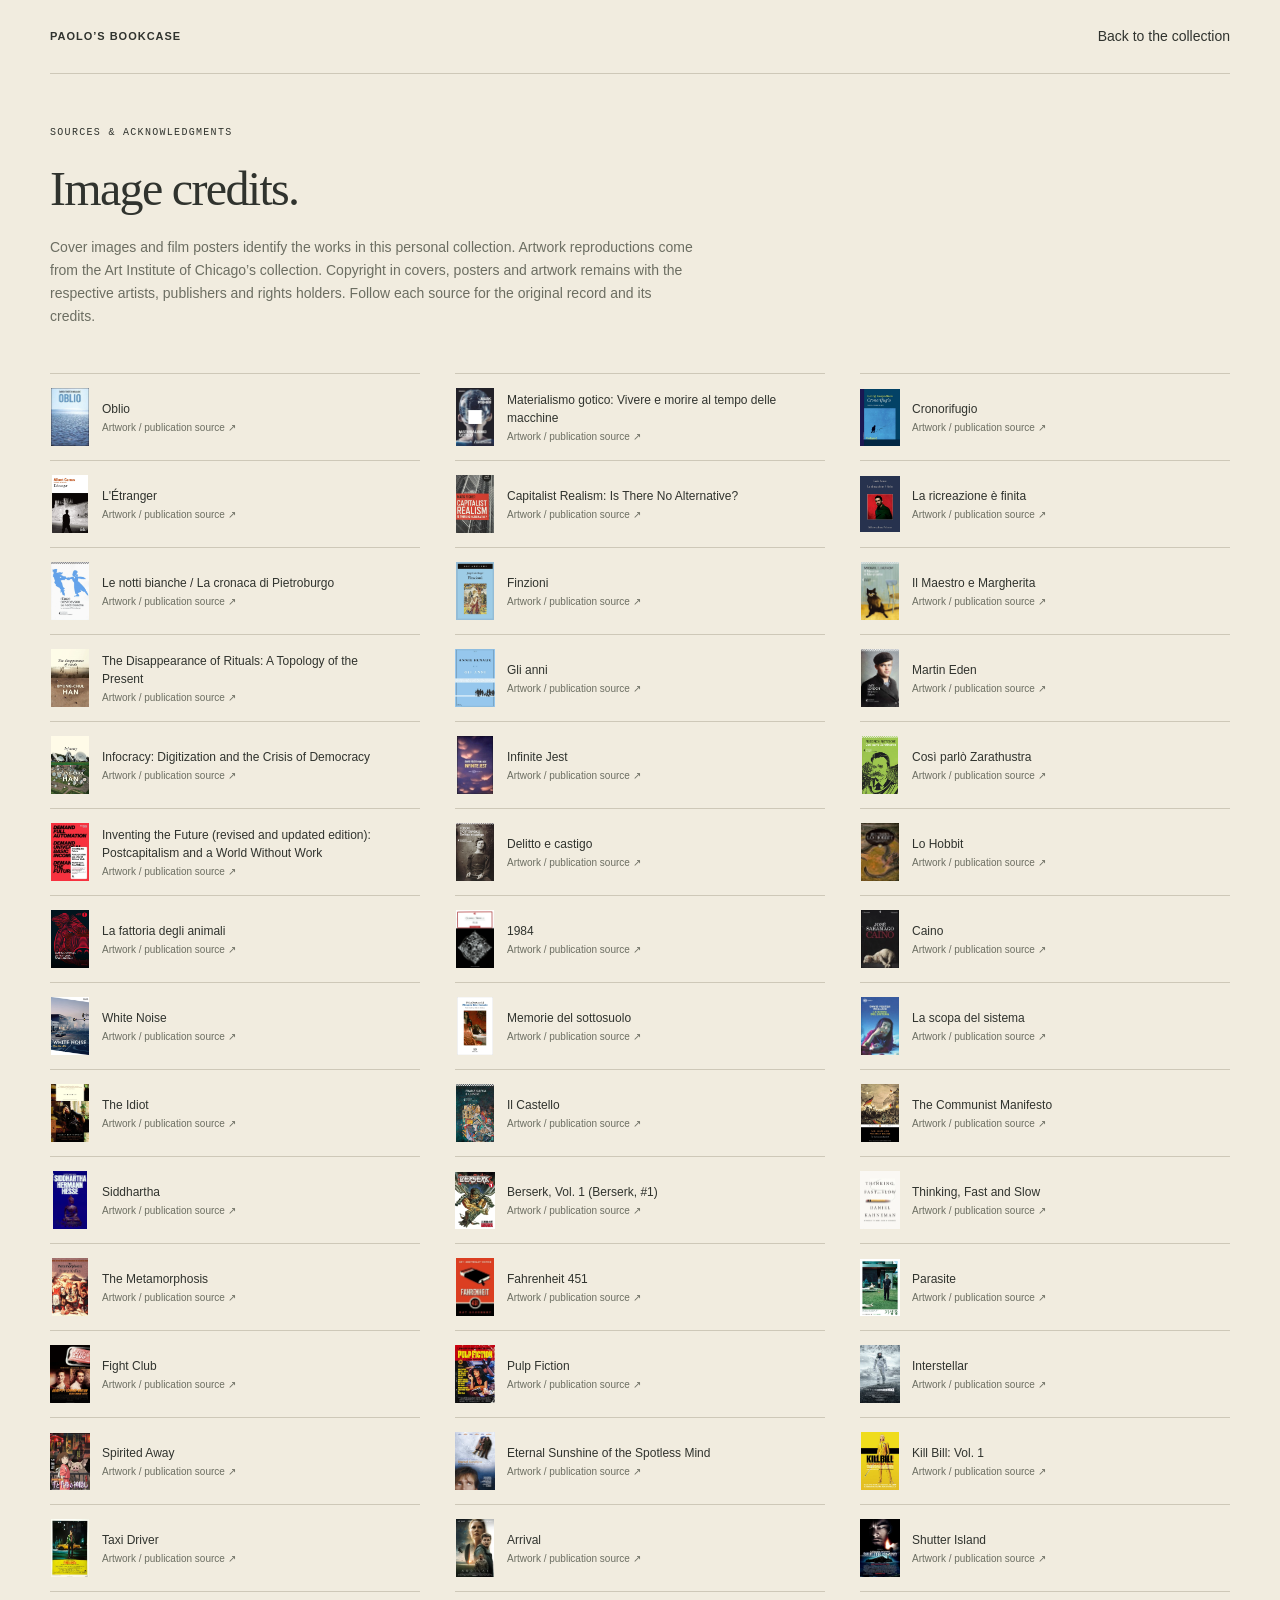
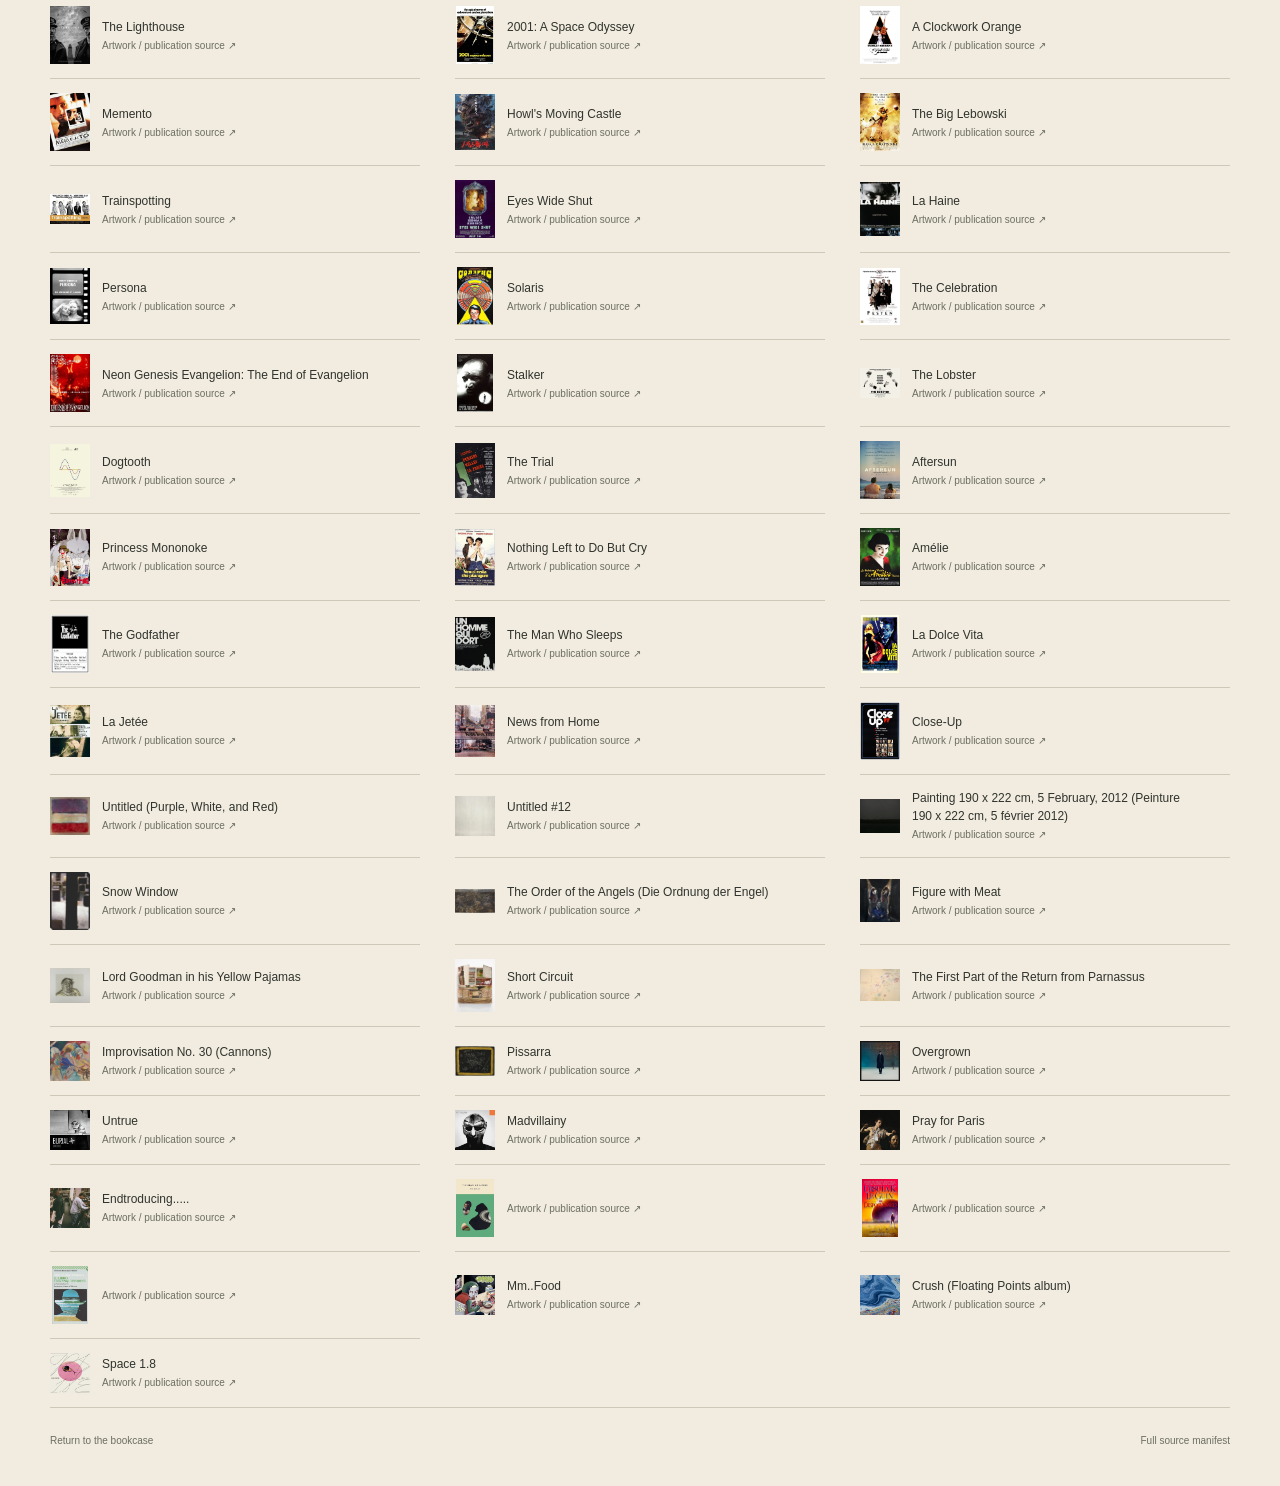
<file: evening-culture/bookcase/credits.html>
<!doctype html><html lang="en"><head><meta charset="utf-8"><meta name="viewport" content="width=device-width,initial-scale=1"><meta name="robots" content="noindex, nofollow"><title>Image credits · Paolo’s Bookcase</title><link rel="stylesheet" href="style.css"></head><body><main class="wrap"><div class="topbar"><a class="brand" href="index.html">Paolo’s bookcase</a><a href="index.html">Back to the collection</a></div><header style="padding:45px 0"><span class="label">Sources &amp; acknowledgments</span><h1 style="font-size:48px;margin:20px 0">Image credits.</h1><p style="max-width:650px;color:var(--muted)">Cover images and film posters identify the works in this personal collection. Artwork reproductions come from the Art Institute of Chicago’s collection. Copyright in covers, posters and artwork remains with the respective artists, publishers and rights holders. Follow each source for the original record and its credits.</p></header><div class="library-grid"><article class="library-item"><img class="library-image" src="assets/book-8761190.webp" alt="" loading="lazy"><div><h3>Oblio</h3><p class="creator"><a href="https://www.goodreads.com/book/show/8761190">Artwork / publication source ↗</a></p></div></article><article class="library-item"><img class="library-image" src="assets/book-247201012.webp" alt="" loading="lazy"><div><h3>Materialismo gotico: Vivere e morire al tempo delle macchine</h3><p class="creator"><a href="https://www.goodreads.com/book/show/247201012">Artwork / publication source ↗</a></p></div></article><article class="library-item"><img class="library-image" src="assets/book-58258558.webp" alt="" loading="lazy"><div><h3>Cronorifugio</h3><p class="creator"><a href="https://www.goodreads.com/book/show/58258558">Artwork / publication source ↗</a></p></div></article><article class="library-item"><img class="library-image" src="assets/book-15688.webp" alt="" loading="lazy"><div><h3>L&#x27;Étranger</h3><p class="creator"><a href="https://www.goodreads.com/book/show/15688">Artwork / publication source ↗</a></p></div></article><article class="library-item"><img class="library-image" src="assets/book-6763725.webp" alt="" loading="lazy"><div><h3>Capitalist Realism: Is There No Alternative?</h3><p class="creator"><a href="https://www.goodreads.com/book/show/6763725">Artwork / publication source ↗</a></p></div></article><article class="library-item"><img class="library-image" src="assets/book-89143900.webp" alt="" loading="lazy"><div><h3>La ricreazione è finita</h3><p class="creator"><a href="https://www.goodreads.com/book/show/89143900">Artwork / publication source ↗</a></p></div></article><article class="library-item"><img class="library-image" src="assets/book-25684046.webp" alt="" loading="lazy"><div><h3>Le notti bianche / La cronaca di Pietroburgo</h3><p class="creator"><a href="https://www.goodreads.com/book/show/25684046">Artwork / publication source ↗</a></p></div></article><article class="library-item"><img class="library-image" src="assets/book-25084462.webp" alt="" loading="lazy"><div><h3>Finzioni</h3><p class="creator"><a href="https://www.goodreads.com/book/show/25084462">Artwork / publication source ↗</a></p></div></article><article class="library-item"><img class="library-image" src="assets/book-24249320.webp" alt="" loading="lazy"><div><h3>Il Maestro e Margherita</h3><p class="creator"><a href="https://www.goodreads.com/book/show/24249320">Artwork / publication source ↗</a></p></div></article><article class="library-item"><img class="library-image" src="assets/book-51650768.webp" alt="" loading="lazy"><div><h3>The Disappearance of Rituals: A Topology of the Present</h3><p class="creator"><a href="https://www.goodreads.com/book/show/51650768">Artwork / publication source ↗</a></p></div></article><article class="library-item"><img class="library-image" src="assets/book-25719582.webp" alt="" loading="lazy"><div><h3>Gli anni</h3><p class="creator"><a href="https://www.goodreads.com/book/show/25719582">Artwork / publication source ↗</a></p></div></article><article class="library-item"><img class="library-image" src="assets/book-35893032.webp" alt="" loading="lazy"><div><h3>Martin Eden</h3><p class="creator"><a href="https://www.goodreads.com/book/show/35893032">Artwork / publication source ↗</a></p></div></article><article class="library-item"><img class="library-image" src="assets/book-60659995.webp" alt="" loading="lazy"><div><h3>Infocracy: Digitization and the Crisis of Democracy</h3><p class="creator"><a href="https://www.goodreads.com/book/show/60659995">Artwork / publication source ↗</a></p></div></article><article class="library-item"><img class="library-image" src="assets/book-9553327.webp" alt="" loading="lazy"><div><h3>Infinite Jest</h3><p class="creator"><a href="https://www.goodreads.com/book/show/9553327">Artwork / publication source ↗</a></p></div></article><article class="library-item"><img class="library-image" src="assets/book-36763033.webp" alt="" loading="lazy"><div><h3>Così parlò Zarathustra</h3><p class="creator"><a href="https://www.goodreads.com/book/show/36763033">Artwork / publication source ↗</a></p></div></article><article class="library-item"><img class="library-image" src="assets/book-28503981.webp" alt="" loading="lazy"><div><h3>Inventing the Future (revised and updated edition): Postcapitalism and a World Without Work</h3><p class="creator"><a href="https://www.goodreads.com/book/show/28503981">Artwork / publication source ↗</a></p></div></article><article class="library-item"><img class="library-image" src="assets/book-18591881.webp" alt="" loading="lazy"><div><h3>Delitto e castigo</h3><p class="creator"><a href="https://www.goodreads.com/book/show/18591881">Artwork / publication source ↗</a></p></div></article><article class="library-item"><img class="library-image" src="assets/book-15719256.webp" alt="" loading="lazy"><div><h3>Lo Hobbit</h3><p class="creator"><a href="https://www.goodreads.com/book/show/15719256">Artwork / publication source ↗</a></p></div></article><article class="library-item"><img class="library-image" src="assets/book-30812759.webp" alt="" loading="lazy"><div><h3>La fattoria degli animali</h3><p class="creator"><a href="https://www.goodreads.com/book/show/30812759">Artwork / publication source ↗</a></p></div></article><article class="library-item"><img class="library-image" src="assets/book-3407971.webp" alt="" loading="lazy"><div><h3>1984</h3><p class="creator"><a href="https://www.goodreads.com/book/show/3407971">Artwork / publication source ↗</a></p></div></article><article class="library-item"><img class="library-image" src="assets/book-8722180.webp" alt="" loading="lazy"><div><h3>Caino</h3><p class="creator"><a href="https://www.goodreads.com/book/show/8722180">Artwork / publication source ↗</a></p></div></article><article class="library-item"><img class="library-image" src="assets/book-61144440.webp" alt="" loading="lazy"><div><h3>White Noise</h3><p class="creator"><a href="https://www.goodreads.com/book/show/61144440">Artwork / publication source ↗</a></p></div></article><article class="library-item"><img class="library-image" src="assets/book-25233980.webp" alt="" loading="lazy"><div><h3>Memorie del sottosuolo</h3><p class="creator"><a href="https://www.goodreads.com/book/show/25233980">Artwork / publication source ↗</a></p></div></article><article class="library-item"><img class="library-image" src="assets/book-35968348.webp" alt="" loading="lazy"><div><h3>La scopa del sistema</h3><p class="creator"><a href="https://www.goodreads.com/book/show/35968348">Artwork / publication source ↗</a></p></div></article><article class="library-item"><img class="library-image" src="assets/book-12505.webp" alt="" loading="lazy"><div><h3>The Idiot</h3><p class="creator"><a href="https://www.goodreads.com/book/show/12505">Artwork / publication source ↗</a></p></div></article><article class="library-item"><img class="library-image" src="assets/book-28588271.webp" alt="" loading="lazy"><div><h3>Il Castello</h3><p class="creator"><a href="https://www.goodreads.com/book/show/28588271">Artwork / publication source ↗</a></p></div></article><article class="library-item"><img class="library-image" src="assets/book-30474.webp" alt="" loading="lazy"><div><h3>The Communist Manifesto</h3><p class="creator"><a href="https://www.goodreads.com/book/show/30474">Artwork / publication source ↗</a></p></div></article><article class="library-item"><img class="library-image" src="assets/book-52036.webp" alt="" loading="lazy"><div><h3>Siddhartha</h3><p class="creator"><a href="https://www.goodreads.com/book/show/52036">Artwork / publication source ↗</a></p></div></article><article class="library-item"><img class="library-image" src="assets/book-248871.webp" alt="" loading="lazy"><div><h3>Berserk, Vol. 1 (Berserk, #1)</h3><p class="creator"><a href="https://www.goodreads.com/book/show/248871">Artwork / publication source ↗</a></p></div></article><article class="library-item"><img class="library-image" src="assets/book-11468377.webp" alt="" loading="lazy"><div><h3>Thinking, Fast and Slow</h3><p class="creator"><a href="https://www.goodreads.com/book/show/11468377">Artwork / publication source ↗</a></p></div></article><article class="library-item"><img class="library-image" src="assets/book-485894.webp" alt="" loading="lazy"><div><h3>The Metamorphosis</h3><p class="creator"><a href="https://www.goodreads.com/book/show/485894">Artwork / publication source ↗</a></p></div></article><article class="library-item"><img class="library-image" src="assets/book-13079982.webp" alt="" loading="lazy"><div><h3>Fahrenheit 451</h3><p class="creator"><a href="https://www.goodreads.com/book/show/13079982">Artwork / publication source ↗</a></p></div></article><article class="library-item"><img class="library-image" src="assets/film-0.webp" alt="" loading="lazy"><div><h3>Parasite</h3><p class="creator"><a href="https://en.wikipedia.org/wiki/Parasite_%282019_film%29">Artwork / publication source ↗</a></p></div></article><article class="library-item"><img class="library-image" src="assets/film-1.webp" alt="" loading="lazy"><div><h3>Fight Club</h3><p class="creator"><a href="https://en.wikipedia.org/wiki/Fight_Club">Artwork / publication source ↗</a></p></div></article><article class="library-item"><img class="library-image" src="assets/film-2.webp" alt="" loading="lazy"><div><h3>Pulp Fiction</h3><p class="creator"><a href="https://en.wikipedia.org/wiki/Pulp_Fiction">Artwork / publication source ↗</a></p></div></article><article class="library-item"><img class="library-image" src="assets/film-3.webp" alt="" loading="lazy"><div><h3>Interstellar</h3><p class="creator"><a href="https://en.wikipedia.org/wiki/Interstellar_%28film%29">Artwork / publication source ↗</a></p></div></article><article class="library-item"><img class="library-image" src="assets/film-4.webp" alt="" loading="lazy"><div><h3>Spirited Away</h3><p class="creator"><a href="https://en.wikipedia.org/wiki/Spirited_Away">Artwork / publication source ↗</a></p></div></article><article class="library-item"><img class="library-image" src="assets/film-5.webp" alt="" loading="lazy"><div><h3>Eternal Sunshine of the Spotless Mind</h3><p class="creator"><a href="https://en.wikipedia.org/wiki/Eternal_Sunshine_of_the_Spotless_Mind">Artwork / publication source ↗</a></p></div></article><article class="library-item"><img class="library-image" src="assets/film-6.webp" alt="" loading="lazy"><div><h3>Kill Bill: Vol. 1</h3><p class="creator"><a href="https://en.wikipedia.org/wiki/Kill_Bill%3A_Volume_1">Artwork / publication source ↗</a></p></div></article><article class="library-item"><img class="library-image" src="assets/film-7.webp" alt="" loading="lazy"><div><h3>Taxi Driver</h3><p class="creator"><a href="https://en.wikipedia.org/wiki/Taxi_Driver">Artwork / publication source ↗</a></p></div></article><article class="library-item"><img class="library-image" src="assets/film-8.webp" alt="" loading="lazy"><div><h3>Arrival</h3><p class="creator"><a href="https://en.wikipedia.org/wiki/Arrival_%28film%29">Artwork / publication source ↗</a></p></div></article><article class="library-item"><img class="library-image" src="assets/film-9.webp" alt="" loading="lazy"><div><h3>Shutter Island</h3><p class="creator"><a href="https://en.wikipedia.org/wiki/Shutter_Island_%28film%29">Artwork / publication source ↗</a></p></div></article><article class="library-item"><img class="library-image" src="assets/film-10.webp" alt="" loading="lazy"><div><h3>The Lighthouse</h3><p class="creator"><a href="https://en.wikipedia.org/wiki/The_Lighthouse_%282019_film%29">Artwork / publication source ↗</a></p></div></article><article class="library-item"><img class="library-image" src="assets/film-11.webp" alt="" loading="lazy"><div><h3>2001: A Space Odyssey</h3><p class="creator"><a href="https://en.wikipedia.org/wiki/2001%3A_A_Space_Odyssey">Artwork / publication source ↗</a></p></div></article><article class="library-item"><img class="library-image" src="assets/film-12.webp" alt="" loading="lazy"><div><h3>A Clockwork Orange</h3><p class="creator"><a href="https://en.wikipedia.org/wiki/A_Clockwork_Orange_%28film%29">Artwork / publication source ↗</a></p></div></article><article class="library-item"><img class="library-image" src="assets/film-13.webp" alt="" loading="lazy"><div><h3>Memento</h3><p class="creator"><a href="https://en.wikipedia.org/wiki/Memento_%28film%29">Artwork / publication source ↗</a></p></div></article><article class="library-item"><img class="library-image" src="assets/film-14.webp" alt="" loading="lazy"><div><h3>Howl&#x27;s Moving Castle</h3><p class="creator"><a href="https://en.wikipedia.org/wiki/Howl%27s_Moving_Castle_%28film%29">Artwork / publication source ↗</a></p></div></article><article class="library-item"><img class="library-image" src="assets/film-15.webp" alt="" loading="lazy"><div><h3>The Big Lebowski</h3><p class="creator"><a href="https://en.wikipedia.org/wiki/The_Big_Lebowski">Artwork / publication source ↗</a></p></div></article><article class="library-item"><img class="library-image" src="assets/film-16.webp" alt="" loading="lazy"><div><h3>Trainspotting</h3><p class="creator"><a href="https://en.wikipedia.org/wiki/Trainspotting_%28film%29">Artwork / publication source ↗</a></p></div></article><article class="library-item"><img class="library-image" src="assets/film-17.webp" alt="" loading="lazy"><div><h3>Eyes Wide Shut</h3><p class="creator"><a href="https://en.wikipedia.org/wiki/Eyes_Wide_Shut">Artwork / publication source ↗</a></p></div></article><article class="library-item"><img class="library-image" src="assets/film-18.webp" alt="" loading="lazy"><div><h3>La Haine</h3><p class="creator"><a href="https://en.wikipedia.org/wiki/La_Haine">Artwork / publication source ↗</a></p></div></article><article class="library-item"><img class="library-image" src="assets/film-19.webp" alt="" loading="lazy"><div><h3>Persona</h3><p class="creator"><a href="https://en.wikipedia.org/wiki/Persona_%281966_film%29">Artwork / publication source ↗</a></p></div></article><article class="library-item"><img class="library-image" src="assets/film-20.webp" alt="" loading="lazy"><div><h3>Solaris</h3><p class="creator"><a href="https://en.wikipedia.org/wiki/Solaris_%281972_film%29">Artwork / publication source ↗</a></p></div></article><article class="library-item"><img class="library-image" src="assets/film-21.webp" alt="" loading="lazy"><div><h3>The Celebration</h3><p class="creator"><a href="https://en.wikipedia.org/wiki/Festen">Artwork / publication source ↗</a></p></div></article><article class="library-item"><img class="library-image" src="assets/film-22.webp" alt="" loading="lazy"><div><h3>Neon Genesis Evangelion: The End of Evangelion</h3><p class="creator"><a href="https://en.wikipedia.org/wiki/The_End_of_Evangelion">Artwork / publication source ↗</a></p></div></article><article class="library-item"><img class="library-image" src="assets/film-23.webp" alt="" loading="lazy"><div><h3>Stalker</h3><p class="creator"><a href="https://en.wikipedia.org/wiki/Stalker_%281979_film%29">Artwork / publication source ↗</a></p></div></article><article class="library-item"><img class="library-image" src="assets/film-24.webp" alt="" loading="lazy"><div><h3>The Lobster</h3><p class="creator"><a href="https://en.wikipedia.org/wiki/The_Lobster">Artwork / publication source ↗</a></p></div></article><article class="library-item"><img class="library-image" src="assets/film-25.webp" alt="" loading="lazy"><div><h3>Dogtooth</h3><p class="creator"><a href="https://en.wikipedia.org/wiki/Dogtooth_%28film%29">Artwork / publication source ↗</a></p></div></article><article class="library-item"><img class="library-image" src="assets/film-26.webp" alt="" loading="lazy"><div><h3>The Trial</h3><p class="creator"><a href="https://en.wikipedia.org/wiki/The_Trial_%281962_film%29">Artwork / publication source ↗</a></p></div></article><article class="library-item"><img class="library-image" src="assets/film-27.webp" alt="" loading="lazy"><div><h3>Aftersun</h3><p class="creator"><a href="https://en.wikipedia.org/wiki/Aftersun">Artwork / publication source ↗</a></p></div></article><article class="library-item"><img class="library-image" src="assets/film-28.webp" alt="" loading="lazy"><div><h3>Princess Mononoke</h3><p class="creator"><a href="https://en.wikipedia.org/wiki/Princess_Mononoke">Artwork / publication source ↗</a></p></div></article><article class="library-item"><img class="library-image" src="assets/film-29.webp" alt="" loading="lazy"><div><h3>Nothing Left to Do But Cry</h3><p class="creator"><a href="https://en.wikipedia.org/wiki/Nothing_Left_to_Do_But_Cry">Artwork / publication source ↗</a></p></div></article><article class="library-item"><img class="library-image" src="assets/film-30.webp" alt="" loading="lazy"><div><h3>Amélie</h3><p class="creator"><a href="https://en.wikipedia.org/wiki/Am%C3%A9lie">Artwork / publication source ↗</a></p></div></article><article class="library-item"><img class="library-image" src="assets/film-31.webp" alt="" loading="lazy"><div><h3>The Godfather</h3><p class="creator"><a href="https://en.wikipedia.org/wiki/The_Godfather">Artwork / publication source ↗</a></p></div></article><article class="library-item"><img class="library-image" src="assets/film-32.webp" alt="" loading="lazy"><div><h3>The Man Who Sleeps</h3><p class="creator"><a href="https://en.wikipedia.org/wiki/The_Man_Who_Sleeps">Artwork / publication source ↗</a></p></div></article><article class="library-item"><img class="library-image" src="assets/film-33.webp" alt="" loading="lazy"><div><h3>La Dolce Vita</h3><p class="creator"><a href="https://en.wikipedia.org/wiki/La_Dolce_Vita">Artwork / publication source ↗</a></p></div></article><article class="library-item"><img class="library-image" src="assets/film-34.webp" alt="" loading="lazy"><div><h3>La Jetée</h3><p class="creator"><a href="https://en.wikipedia.org/wiki/La_Jet%C3%A9e">Artwork / publication source ↗</a></p></div></article><article class="library-item"><img class="library-image" src="assets/film-35.webp" alt="" loading="lazy"><div><h3>News from Home</h3><p class="creator"><a href="https://en.wikipedia.org/wiki/News_from_Home">Artwork / publication source ↗</a></p></div></article><article class="library-item"><img class="library-image" src="assets/film-36.webp" alt="" loading="lazy"><div><h3>Close-Up</h3><p class="creator"><a href="https://en.wikipedia.org/wiki/Close-Up_%281990_film%29">Artwork / publication source ↗</a></p></div></article><article class="library-item"><img class="library-image" src="assets/art-100472.webp" alt="" loading="lazy"><div><h3>Untitled (Purple, White, and Red)</h3><p class="creator"><a href="https://www.artic.edu/artworks/100472">Artwork / publication source ↗</a></p></div></article><article class="library-item"><img class="library-image" src="assets/art-89403.webp" alt="" loading="lazy"><div><h3>Untitled #12</h3><p class="creator"><a href="https://www.artic.edu/artworks/89403">Artwork / publication source ↗</a></p></div></article><article class="library-item"><img class="library-image" src="assets/art-241158.webp" alt="" loading="lazy"><div><h3>Painting 190 x 222 cm, 5 February, 2012 (Peinture 190 x 222 cm, 5 février 2012)</h3><p class="creator"><a href="https://www.artic.edu/artworks/241158">Artwork / publication source ↗</a></p></div></article><article class="library-item"><img class="library-image" src="assets/art-189723.webp" alt="" loading="lazy"><div><h3>Snow Window</h3><p class="creator"><a href="https://www.artic.edu/artworks/189723">Artwork / publication source ↗</a></p></div></article><article class="library-item"><img class="library-image" src="assets/art-104086.webp" alt="" loading="lazy"><div><h3>The Order of the Angels (Die Ordnung der Engel)</h3><p class="creator"><a href="https://www.artic.edu/artworks/104086">Artwork / publication source ↗</a></p></div></article><article class="library-item"><img class="library-image" src="assets/art-4884.webp" alt="" loading="lazy"><div><h3>Figure with Meat</h3><p class="creator"><a href="https://www.artic.edu/artworks/4884">Artwork / publication source ↗</a></p></div></article><article class="library-item"><img class="library-image" src="assets/art-72317.webp" alt="" loading="lazy"><div><h3>Lord Goodman in his Yellow Pajamas</h3><p class="creator"><a href="https://www.artic.edu/artworks/72317">Artwork / publication source ↗</a></p></div></article><article class="library-item"><img class="library-image" src="assets/art-209926.webp" alt="" loading="lazy"><div><h3>Short Circuit</h3><p class="creator"><a href="https://www.artic.edu/artworks/209926">Artwork / publication source ↗</a></p></div></article><article class="library-item"><img class="library-image" src="assets/art-186049.webp" alt="" loading="lazy"><div><h3>The First Part of the Return from Parnassus</h3><p class="creator"><a href="https://www.artic.edu/artworks/186049">Artwork / publication source ↗</a></p></div></article><article class="library-item"><img class="library-image" src="assets/art-8991.webp" alt="" loading="lazy"><div><h3>Improvisation No. 30 (Cannons)</h3><p class="creator"><a href="https://www.artic.edu/artworks/8991">Artwork / publication source ↗</a></p></div></article><article class="library-item"><img class="library-image" src="assets/art-46549.webp" alt="" loading="lazy"><div><h3>Pissarra</h3><p class="creator"><a href="https://www.artic.edu/artworks/46549">Artwork / publication source ↗</a></p></div></article><article class="library-item"><img class="library-image" src="assets/james-blake.webp" alt="" loading="lazy"><div><h3>Overgrown</h3><p class="creator"><a href="https://music.apple.com/it/album/overgrown/1440855522?uo=4">Artwork / publication source ↗</a></p></div></article><article class="library-item"><img class="library-image" src="assets/burial.webp" alt="" loading="lazy"><div><h3>Untrue</h3><p class="creator"><a href="https://music.apple.com/it/album/untrue/1056902908?uo=4">Artwork / publication source ↗</a></p></div></article><article class="library-item"><img class="library-image" src="assets/madlib.webp" alt="" loading="lazy"><div><h3>Madvillainy</h3><p class="creator"><a href="https://music.apple.com/us/album/madvillainy/887699504?uo=4">Artwork / publication source ↗</a></p></div></article><article class="library-item"><img class="library-image" src="assets/gunn.webp" alt="" loading="lazy"><div><h3>Pray for Paris</h3><p class="creator"><a href="https://music.apple.com/us/album/pray-for-paris/1506521703?uo=4">Artwork / publication source ↗</a></p></div></article><article class="library-item"><img class="library-image" src="assets/shadow.webp" alt="" loading="lazy"><div><h3>Endtroducing.....</h3><p class="creator"><a href="https://music.apple.com/us/album/endtroducing/1660485817?uo=4">Artwork / publication source ↗</a></p></div></article><article class="library-item"><img class="library-image" src="assets/rec-sebald.webp" alt="" loading="lazy"><div><h3></h3><p class="creator"><a href="https://www.ndbooks.com/book/the-rings-of-saturn/">Artwork / publication source ↗</a></p></div></article><article class="library-item"><img class="library-image" src="assets/rec-leguin.webp" alt="" loading="lazy"><div><h3></h3><p class="creator"><a href="https://www.goodreads.com/book/show/13651.The_Dispossessed">Artwork / publication source ↗</a></p></div></article><article class="library-item"><img class="library-image" src="assets/rec-pessoa.webp" alt="" loading="lazy"><div><h3></h3><p class="creator"><a href="https://www.goodreads.com/book/show/2092897">Artwork / publication source ↗</a></p></div></article><article class="library-item"><img class="library-image" src="assets/doom.webp" alt="" loading="lazy"><div><h3>Mm..Food</h3><p class="creator"><a href="https://en.wikipedia.org/wiki/Mm..Food">Artwork / publication source ↗</a></p></div></article><article class="library-item"><img class="library-image" src="assets/floating-points.webp" alt="" loading="lazy"><div><h3>Crush (Floating Points album)</h3><p class="creator"><a href="https://en.wikipedia.org/wiki/Crush_(Floating_Points_album)">Artwork / publication source ↗</a></p></div></article><article class="library-item"><img class="library-image" src="assets/nala.webp" alt="" loading="lazy"><div><h3>Space 1.8</h3><p class="creator"><a href="https://en.wikipedia.org/wiki/Space_1.8">Artwork / publication source ↗</a></p></div></article></div><footer class="footer"><a href="index.html">Return to the bookcase</a><a href="image-credits.json">Full source manifest</a></footer></main></body></html>
</file>
<file: evening-culture/bookcase/style.css>
:root{--paper:#f1ecdf;--ink:#30332e;--muted:#6c6e62;--line:#cec8b8;--ochre:#957438;--light:#f8f4eb;--serif:Georgia,'Times New Roman',serif}
*{box-sizing:border-box}html{scroll-behavior:smooth}body{margin:0;color:var(--ink);background:var(--paper);font:14px/1.65 -apple-system,BlinkMacSystemFont,'Segoe UI',sans-serif}button,input{font:inherit}button,a,input,summary{-webkit-tap-highlight-color:transparent}button{cursor:pointer;color:inherit}a{color:inherit;text-decoration:none}a:hover{text-decoration:underline;text-underline-offset:4px}button:focus-visible,a:focus-visible,input:focus-visible,summary:focus-visible{outline:2px solid var(--ochre);outline-offset:5px}button:disabled{cursor:wait;opacity:.5}::selection{background:#d9c89e}p{margin:0}h1,h2,h3{font-family:var(--serif);font-weight:400;line-height:1.12;margin:0;letter-spacing:-.035em}.wrap{width:min(1180px,100% - 80px);margin:auto}.topbar{display:flex;align-items:center;justify-content:space-between;padding:25px 0;border-bottom:1px solid var(--line);gap:20px}.brand{font-size:11px;font-weight:600;letter-spacing:.09em;text-transform:uppercase;display:flex;align-items:center;gap:12px}.brand-mark{display:inline-block;width:23px;height:23px;border:1px solid var(--ink);border-radius:50%;position:relative}.brand-mark:after{content:'';position:absolute;inset:5px;border:1px solid var(--ink);border-radius:50%}.topbar nav{display:flex;gap:26px;font-size:12px}.topbar nav [aria-current]{color:var(--ochre)}.eyebrow,.label,.number{font:10px/1.6 ui-monospace,SFMono-Regular,Consolas,monospace;text-transform:uppercase;letter-spacing:.13em}.eyebrow{display:flex;gap:10px;align-items:center;color:var(--muted)}.eyebrow:before{content:'';width:6px;height:6px;border-radius:50%;background:var(--ochre)}.hero{display:grid;grid-template-columns:1.2fr 1fr;gap:85px;align-items:center;padding:68px 0 57px}.hero h1{font-size:clamp(52px,6.1vw,83px);margin:22px 0}.hero h1 em{font-weight:400;color:var(--ochre)}.hero .lead{font-size:15px;line-height:1.8;max-width:465px;color:var(--muted)}.inventory{margin-top:27px;font-size:11px;color:var(--muted);display:flex;gap:16px;flex-wrap:wrap}.inventory span+span:before{content:'·';margin-right:16px;color:var(--ochre)}.hero-display{position:relative;height:310px;margin:0;border-bottom:5px solid #d7cebb;box-shadow:0 10px 8px -9px #64573f4a;display:flex;align-items:flex-end;justify-content:center;gap:0;padding:10px 15px 17px}.hero-display:before{content:'';position:absolute;inset:4% 0 10%;background:url('../artwork.jpg') 60% 38%/cover;opacity:.19;clip-path:polygon(6% 5%,92% 0,100% 92%,0 100%)}.hero-display img{position:relative;object-fit:contain;max-width:43%;filter:drop-shadow(3px 6px 3px #322b2233);height:auto}.hero-display img:nth-child(1){width:150px;transform:rotate(-7deg);z-index:2;margin-right:-18px;margin-bottom:9px}.hero-display img:nth-child(2){width:190px;transform:rotate(3deg);z-index:1;margin-bottom:5px}.hero-display img:nth-child(3){width:133px;transform:rotate(9deg);z-index:3;margin-left:-30px;margin-bottom:-4px}.display-note{color:var(--muted);font:10px/1.6 ui-monospace,SFMono-Regular,Consolas,monospace;margin-top:15px;text-align:center}.collection-head{border-top:1px solid var(--ink);display:flex;justify-content:space-between;align-items:center;gap:20px;padding:20px 0}.collection-head .label{color:var(--ink)}.collection-head .hint{font-size:11px;color:var(--muted)}.refresh{border:1px solid var(--line);background:transparent;padding:9px 16px;min-height:40px;font-size:11px;display:flex;align-items:center;gap:16px}.refresh:hover{background:#e9e1d1;border-color:var(--ochre)}.head-actions{display:flex;align-items:center;gap:22px}.shelf-section{padding:37px 0 34px}.shelf-heading{display:grid;grid-template-columns:1fr 1.12fr;gap:60px;align-items:start;margin-bottom:32px}.number{color:var(--ochre);display:block;margin-bottom:13px}.shelf-heading h2{font-size:36px;margin-bottom:11px}.subtitle{font-size:12px;color:var(--muted)}.interpretation{font-size:13px;color:var(--muted);line-height:1.85;max-width:560px;padding-top:22px}.shelf-stage,.shelf-captions{display:grid;grid-template-columns:repeat(5,minmax(0,1fr));gap:36px}.shelf-stage{align-items:end;padding:0 18px 15px;min-height:259px;border-bottom:7px solid #d8cfbd;box-shadow:0 10px 9px -8px #594a302e;position:relative}.shelf-stage:after{content:'';position:absolute;left:0;right:0;bottom:-7px;height:1px;background:#c4b79f}.cover-slot{height:238px;display:flex;align-items:flex-end;justify-content:center;position:relative;min-width:0}.cover-link{display:flex;align-items:flex-end;justify-content:center;height:100%;width:100%}.cover-link img{display:block;max-width:100%;max-height:100%;width:auto;height:auto;object-fit:contain;filter:drop-shadow(3px 4px 3px #473a2426);transition:transform .2s}.cover-link:hover img{transform:translateY(-4px)}.cover-slot.Art .cover-link{padding:3px 0 4px}.cover-slot.Art img{border:7px solid var(--light);box-shadow:0 0 0 1px #d2cabb;max-height:210px}.cover-slot.Music img{margin-bottom:2px}.shelf-captions{padding:20px 18px 0}.work-caption{min-width:0}.work-meta{display:flex;align-items:center;justify-content:space-between;gap:7px;color:var(--muted);font-size:9px;text-transform:uppercase;letter-spacing:.08em;margin-bottom:8px;min-height:25px}.work-caption h3{font-size:18px;line-height:1.2;letter-spacing:-.025em;overflow-wrap:anywhere}.creator{font-size:11px;line-height:1.55;color:var(--muted);margin-top:7px;overflow-wrap:anywhere}.work-note{font-size:11px;color:var(--muted);line-height:1.7;margin-top:12px}.pin{padding:4px 5px;border:0;background:transparent;line-height:1;flex-shrink:0;min-width:28px;min-height:28px;color:#777768;display:flex;justify-content:center;align-items:center}.pin svg{width:15px;height:15px}.pin[aria-pressed=true]{color:var(--ochre)}.pin[aria-pressed=true] svg{fill:currentColor}.pin:hover{color:var(--ochre);background:#e6decd}.rated{display:inline-block;color:var(--ochre);letter-spacing:.06em;font-size:9px;margin-top:10px}.connection{margin:32px 0 62px;border-top:1px solid var(--line);border-bottom:1px solid var(--line);padding:37px 0;display:grid;grid-template-columns:1fr 1.12fr;gap:60px}.connection h2{font-size:31px;margin-top:13px}.connection p{color:var(--muted);font-size:13px;line-height:1.9}.explore{border-top:1px solid var(--ink);padding:27px 0 45px}.explore-head{display:grid;grid-template-columns:1fr 1.12fr;gap:60px;margin-bottom:45px}.explore h2{font-size:44px;margin-top:13px}.explore-head p{color:var(--muted);font-size:13px;line-height:1.85;padding-top:30px;max-width:530px}.recommendations{display:grid;grid-template-columns:repeat(4,minmax(0,1fr));gap:45px 38px}.recommendation{min-width:0}.rec-image{height:240px;display:flex;align-items:flex-end;justify-content:center;padding-bottom:16px;border-bottom:3px solid #d8cfbd;box-shadow:0 9px 8px -9px #65533255;margin-bottom:20px}.rec-image img{display:block;max-height:100%;max-width:86%;width:auto;height:auto;filter:drop-shadow(3px 4px 3px #473a2426)}.recommendation.Art .rec-image img{border:7px solid var(--light);box-shadow:0 0 0 1px #d2cabb;max-width:95%;max-height:192px}.recommendation h3{font-size:22px;margin:8px 0}.recommendation .label{color:var(--muted);font-size:9px}.bridge{font:italic 14px/1.5 var(--serif);color:var(--ochre);margin-top:16px}.rec-note{font-size:12px;color:var(--muted);line-height:1.8;margin-top:10px}.keep{border:0;border-bottom:1px solid var(--line);background:transparent;font-size:11px;padding:7px 0;margin-top:14px;display:flex;gap:9px;align-items:center}.keep:hover{color:var(--ochre);border-color:var(--ochre)}.keep[aria-pressed=true]{color:var(--ochre);border-color:var(--ochre)}.library{border-top:1px solid var(--line);margin:18px 0 40px}.library summary{padding:23px 0;cursor:pointer;display:flex;align-items:center;justify-content:space-between;gap:20px;list-style:none}.library summary::-webkit-details-marker{display:none}.library summary h2{font-size:29px;display:inline}.library summary .label{color:var(--muted)}.library summary .summary-icon{font-size:21px;color:var(--ochre)}.library[open] .summary-icon{transform:rotate(45deg)}.library-tools{display:flex;align-items:center;justify-content:space-between;gap:20px;padding:6px 0 25px;color:var(--muted);font-size:11px}.library-tools input{padding:10px 0;background:transparent;border:0;border-bottom:1px solid var(--line);min-height:42px;color:var(--ink);width:min(360px,65%);font-size:12px;border-radius:0}.library-grid{display:grid;grid-template-columns:repeat(3,minmax(0,1fr));gap:0 35px}.library-item{display:grid;grid-template-columns:40px minmax(0,1fr) 28px;gap:12px;align-items:center;border-top:1px solid var(--line);padding:14px 0;min-width:0}.library-image{display:block;max-height:58px;width:40px;object-fit:contain}.library-item h3{font-family:inherit;font-size:12px;line-height:1.5;letter-spacing:0}.library-item .creator{font-size:10px;margin-top:2px}.library-item .label{font-size:8px;color:var(--ochre);margin-top:4px;letter-spacing:.08em}.library-footnote{margin:26px 0;color:var(--muted);font-size:11px;max-width:740px}.footer{display:flex;justify-content:space-between;align-items:flex-start;gap:30px;border-top:1px solid var(--line);padding:25px 0 36px;font-size:10px;color:var(--muted)}.footer p{max-width:490px}.footer-links{display:flex;gap:22px;flex-wrap:wrap}.text-button{border:0;background:transparent;padding:0;color:inherit;font-size:inherit;text-decoration:underline;text-underline-offset:3px}.status{font-size:11px;color:var(--muted);min-height:24px}.toast{position:fixed;bottom:24px;left:50%;transform:translateX(-50%);padding:11px 18px;background:var(--ink);color:var(--paper);font-size:12px;box-shadow:0 3px 15px #28241e30;max-width:calc(100% - 32px);width:max-content;z-index:10;pointer-events:none}.toast:empty{display:none}.sr-only{position:absolute;width:1px;height:1px;padding:0;margin:-1px;overflow:hidden;clip:rect(0,0,0,0);white-space:nowrap;border:0}noscript p{padding:30px 0;font-size:16px}
@media(min-width:1250px){.hero-display{margin-left:10px}}
@media(max-width:1000px){.wrap{width:calc(100% - 60px)}.hero{gap:40px}.hero h1{font-size:62px}.hero-display{height:265px}.shelf-stage,.shelf-captions{gap:22px;padding-left:6px;padding-right:6px}.cover-slot{height:195px}.shelf-stage{min-height:215px}.work-caption h3{font-size:16px}.shelf-heading,.connection,.explore-head{gap:35px;grid-template-columns:1fr 1.2fr}.recommendations{gap:35px 26px}.rec-image{height:210px}.library-grid{grid-template-columns:repeat(2,minmax(0,1fr))}.collection-head .hint{display:none}}
@media(max-width:760px){.wrap{width:calc(100% - 40px)}.hero{gap:30px;grid-template-columns:1fr 1fr;padding-top:45px;padding-bottom:42px}.hero h1{font-size:51px}.hero .lead{font-size:13px}.hero-display{height:220px;padding:5px 7px 14px}.inventory{font-size:10px;gap:7px}.inventory span+span:before{margin-right:7px}.shelf-heading,.connection,.explore-head{grid-template-columns:1fr;gap:13px}.shelf-heading h2{font-size:32px}.interpretation{padding-top:0;max-width:660px;font-size:12px}.shelf-heading{margin-bottom:23px}.shelf-stage,.shelf-captions{gap:16px}.cover-slot{height:164px}.cover-slot.Art img{border-width:5px}.shelf-stage{min-height:180px}.shelf-captions{padding-top:17px}.work-caption h3{font-size:15px}.work-meta{font-size:8px;letter-spacing:.04em}.work-note{font-size:10px}.creator{font-size:10px}.shelf-section{padding:30px 0 25px}.recommendations{grid-template-columns:repeat(3,minmax(0,1fr));gap:35px 25px}.rec-image{height:222px}.explore-head p{padding-top:0}.explore-head{margin-bottom:22px}.connection{padding:28px 0;margin:25px 0 40px}.connection h2{font-size:28px}.footer{gap:20px}.footer-links{gap:14px}.topbar nav{gap:20px}}
@media(max-width:570px){.topbar{padding:19px 0;gap:12px}.brand{font-size:10px;letter-spacing:.04em;gap:8px}.brand-mark{width:20px;height:20px}.topbar nav{font-size:11px;gap:17px}.hero{grid-template-columns:1fr;gap:28px;padding:36px 0}.hero h1{font-size:61px;margin:18px 0}.hero .lead{max-width:400px;font-size:14px}.hero-display{height:225px;width:min(360px,100%);margin:auto;padding:0 24px 15px}.hero-display img:nth-child(1){width:115px}.hero-display img:nth-child(2){width:143px}.hero-display img:nth-child(3){width:105px}.display-note{font-size:9px;margin-top:12px}.inventory{font-size:11px;gap:13px;margin-top:22px}.inventory span+span:before{margin-right:13px}.collection-head{padding:18px 0}.head-actions{gap:0}.refresh{padding:7px 10px;font-size:10px;gap:10px}.collection-head .label{font-size:9px}.shelf-stage{display:contents}.shelf-captions{display:contents}.shelf-grid{display:grid;grid-template-columns:repeat(2,minmax(0,1fr));column-gap:24px;row-gap:28px}.shelf-pair{min-width:0}.cover-slot{height:226px;border-bottom:5px solid #d8cfbd;padding:0 5px 12px;box-shadow:0 9px 7px -8px #594a302e;margin-bottom:16px}.cover-slot.Art img{border-width:6px}.work-caption{padding:0 5px}.work-caption h3{font-size:19px}.work-meta{font-size:9px;letter-spacing:.08em;margin-bottom:7px}.creator{font-size:11px}.work-note{font-size:11px;margin-top:10px}.shelf-heading h2{font-size:34px}.interpretation{font-size:13px;line-height:1.8}.subtitle{font-size:11px}.number{font-size:9px;margin-bottom:10px}.shelf-section{padding:26px 0 34px}.shelf-section+.shelf-section{border-top:1px solid var(--line)}.shelf-heading{gap:17px;margin-bottom:25px}.recommendations{grid-template-columns:repeat(2,minmax(0,1fr));gap:34px 24px}.rec-image{height:226px}.recommendation h3{font-size:21px}.rec-note{font-size:11px}.recommendation.Art .rec-image img{border-width:5px}.bridge{font-size:13px}.explore h2{font-size:39px}.library-grid{grid-template-columns:1fr}.library-tools input{width:70%}.library summary h2{font-size:25px}.library summary .label{font-size:8px}.footer{flex-direction:column;gap:17px;padding-bottom:25px}.footer p{font-size:10px}.connection{margin-top:5px}.connection p{font-size:13px}.toast{bottom:15px}}
@media(max-width:360px){.wrap{width:calc(100% - 32px)}.brand-mark{display:none}.hero h1{font-size:53px}.shelf-grid,.recommendations{column-gap:18px}.cover-slot,.rec-image{height:197px}.work-caption h3{font-size:17px}.shelf-heading h2{font-size:31px}.inventory{font-size:10px;gap:8px}.inventory span+span:before{margin-right:8px}.topbar nav{gap:13px}}
@media(prefers-reduced-motion:reduce){html{scroll-behavior:auto}*{transition:none!important}}
</file>
